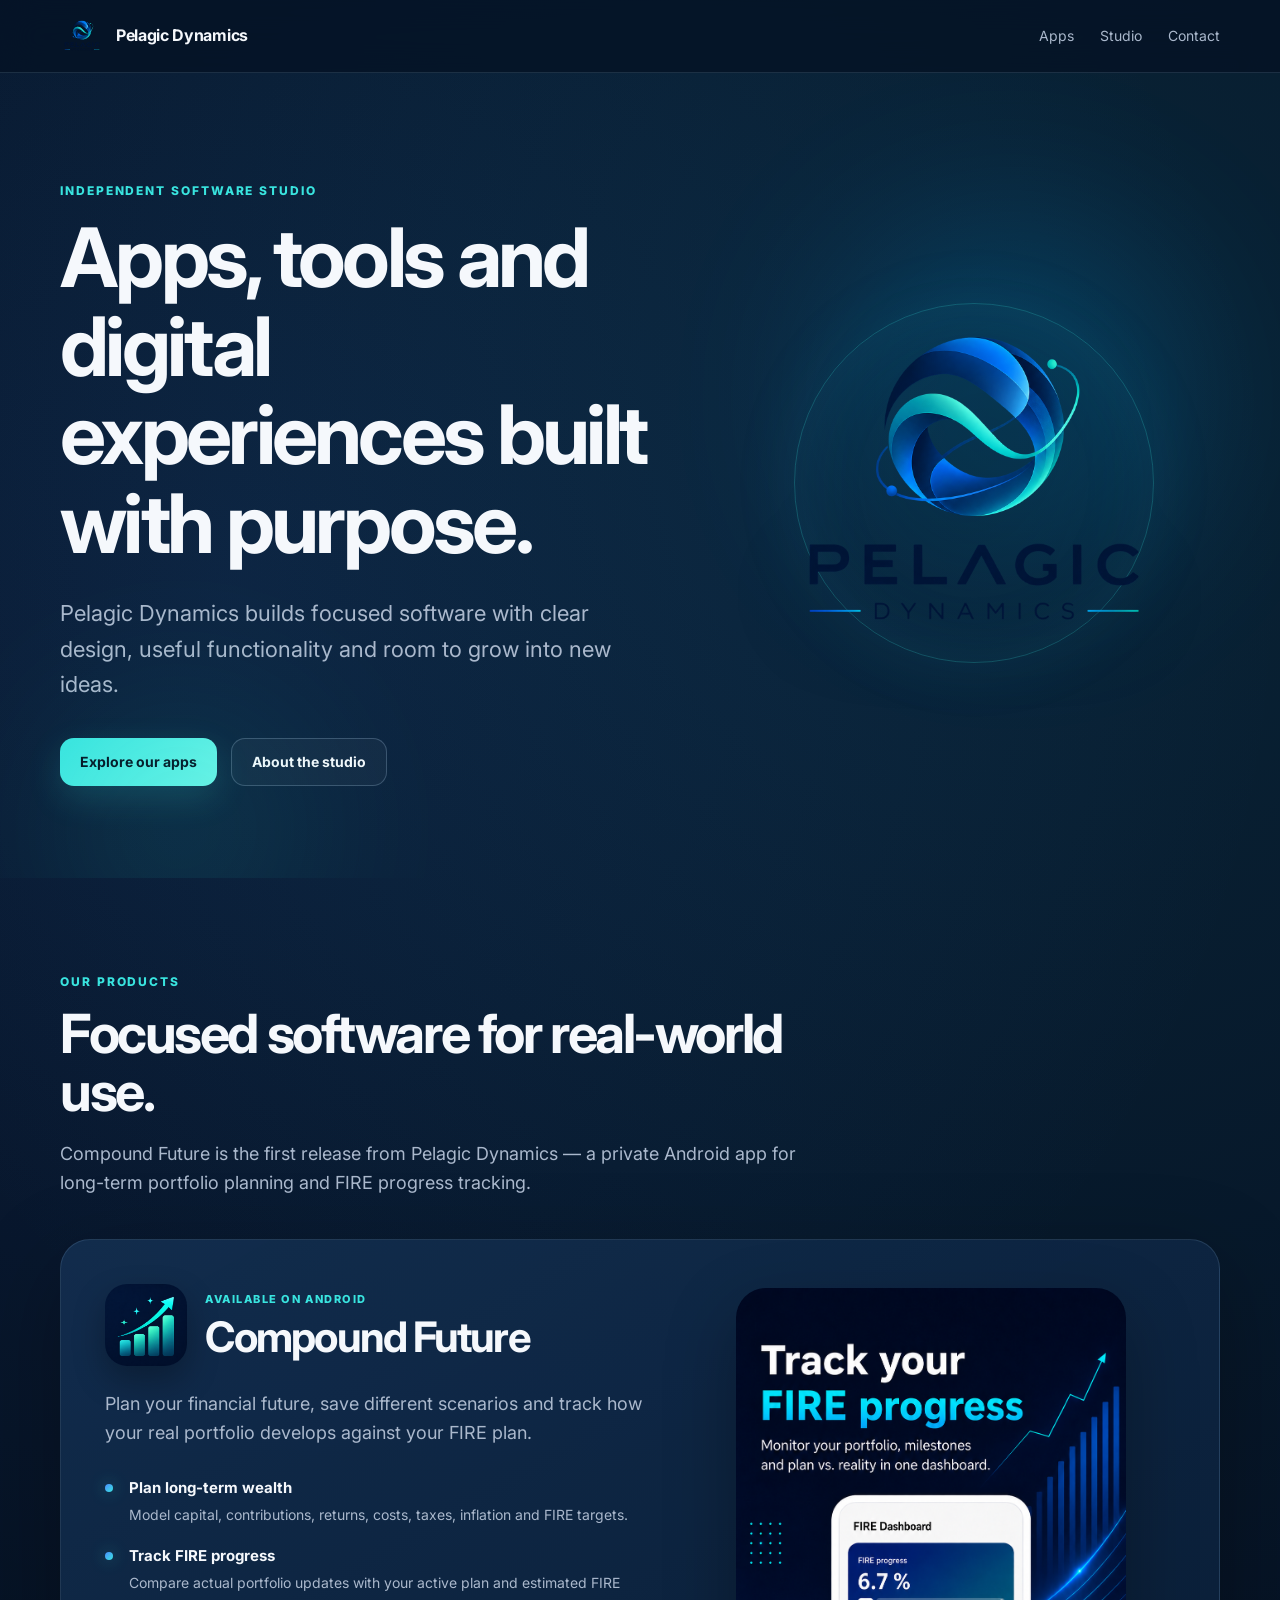
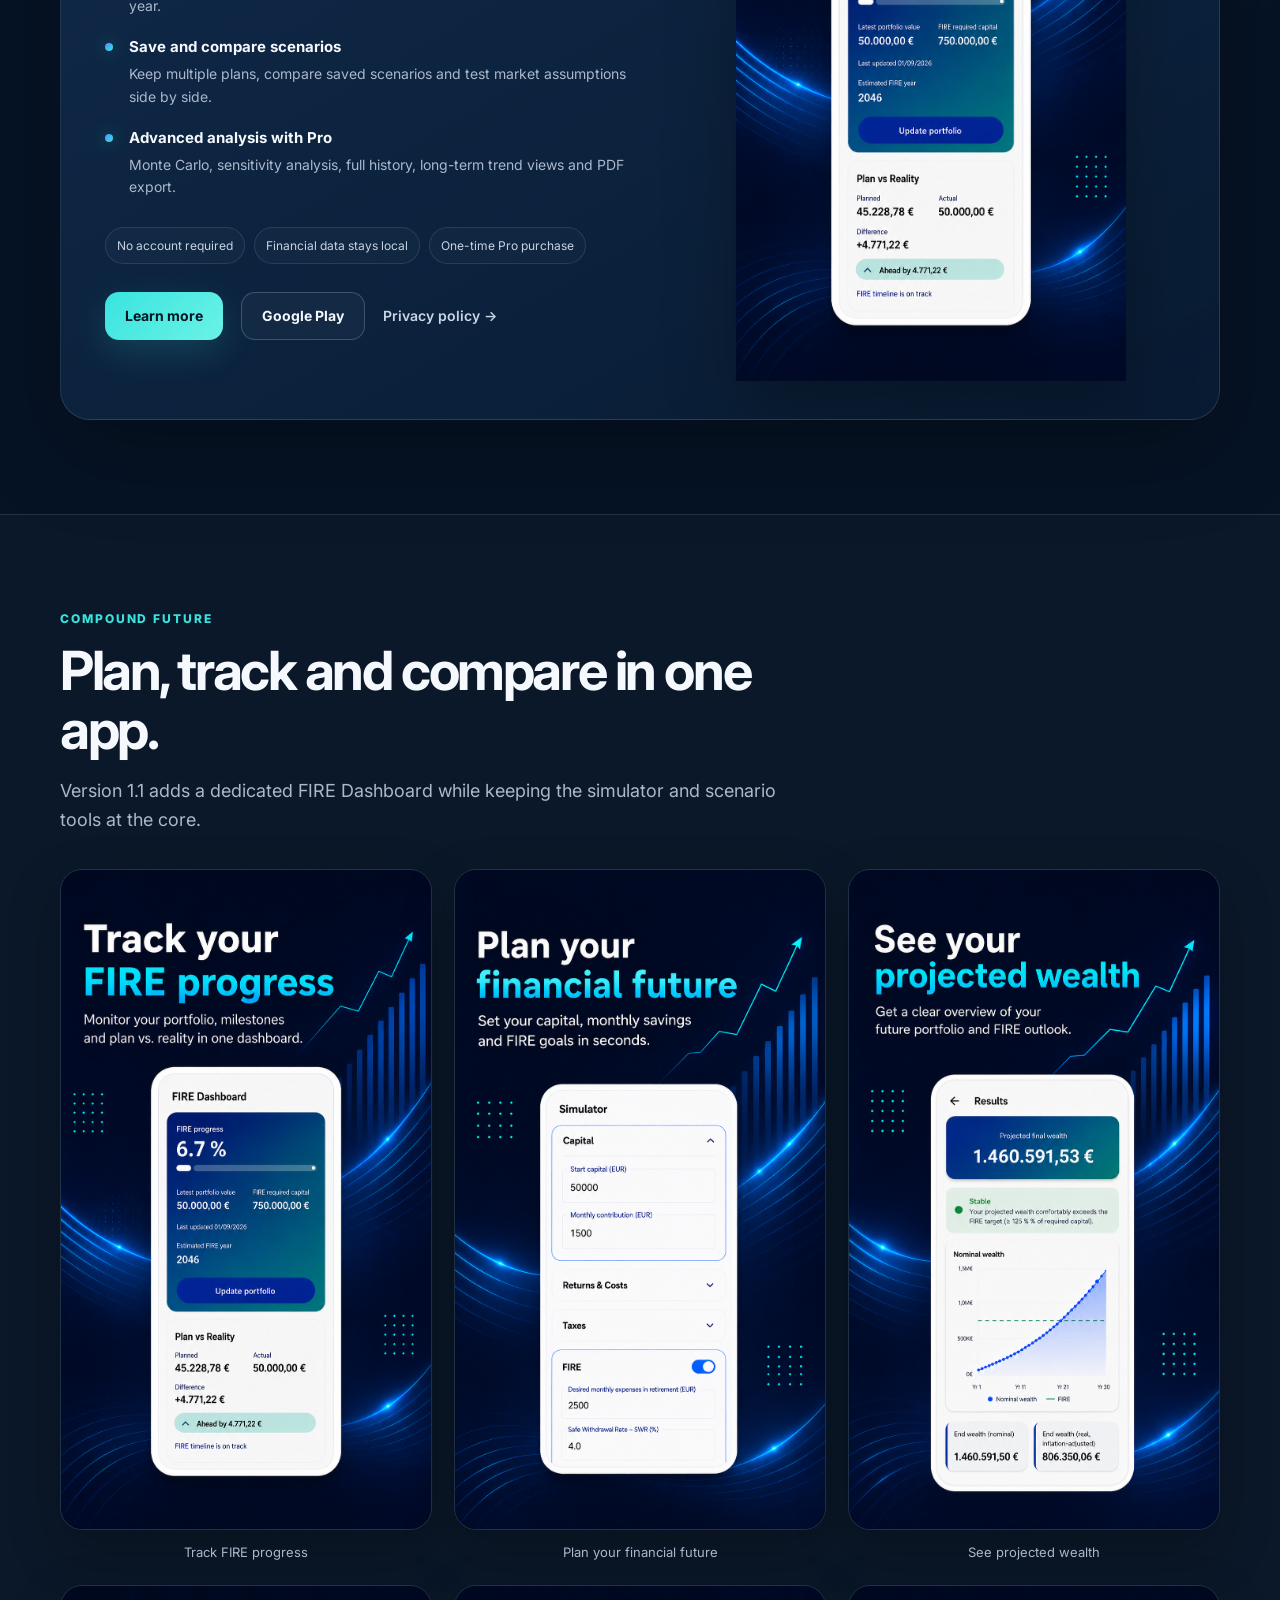
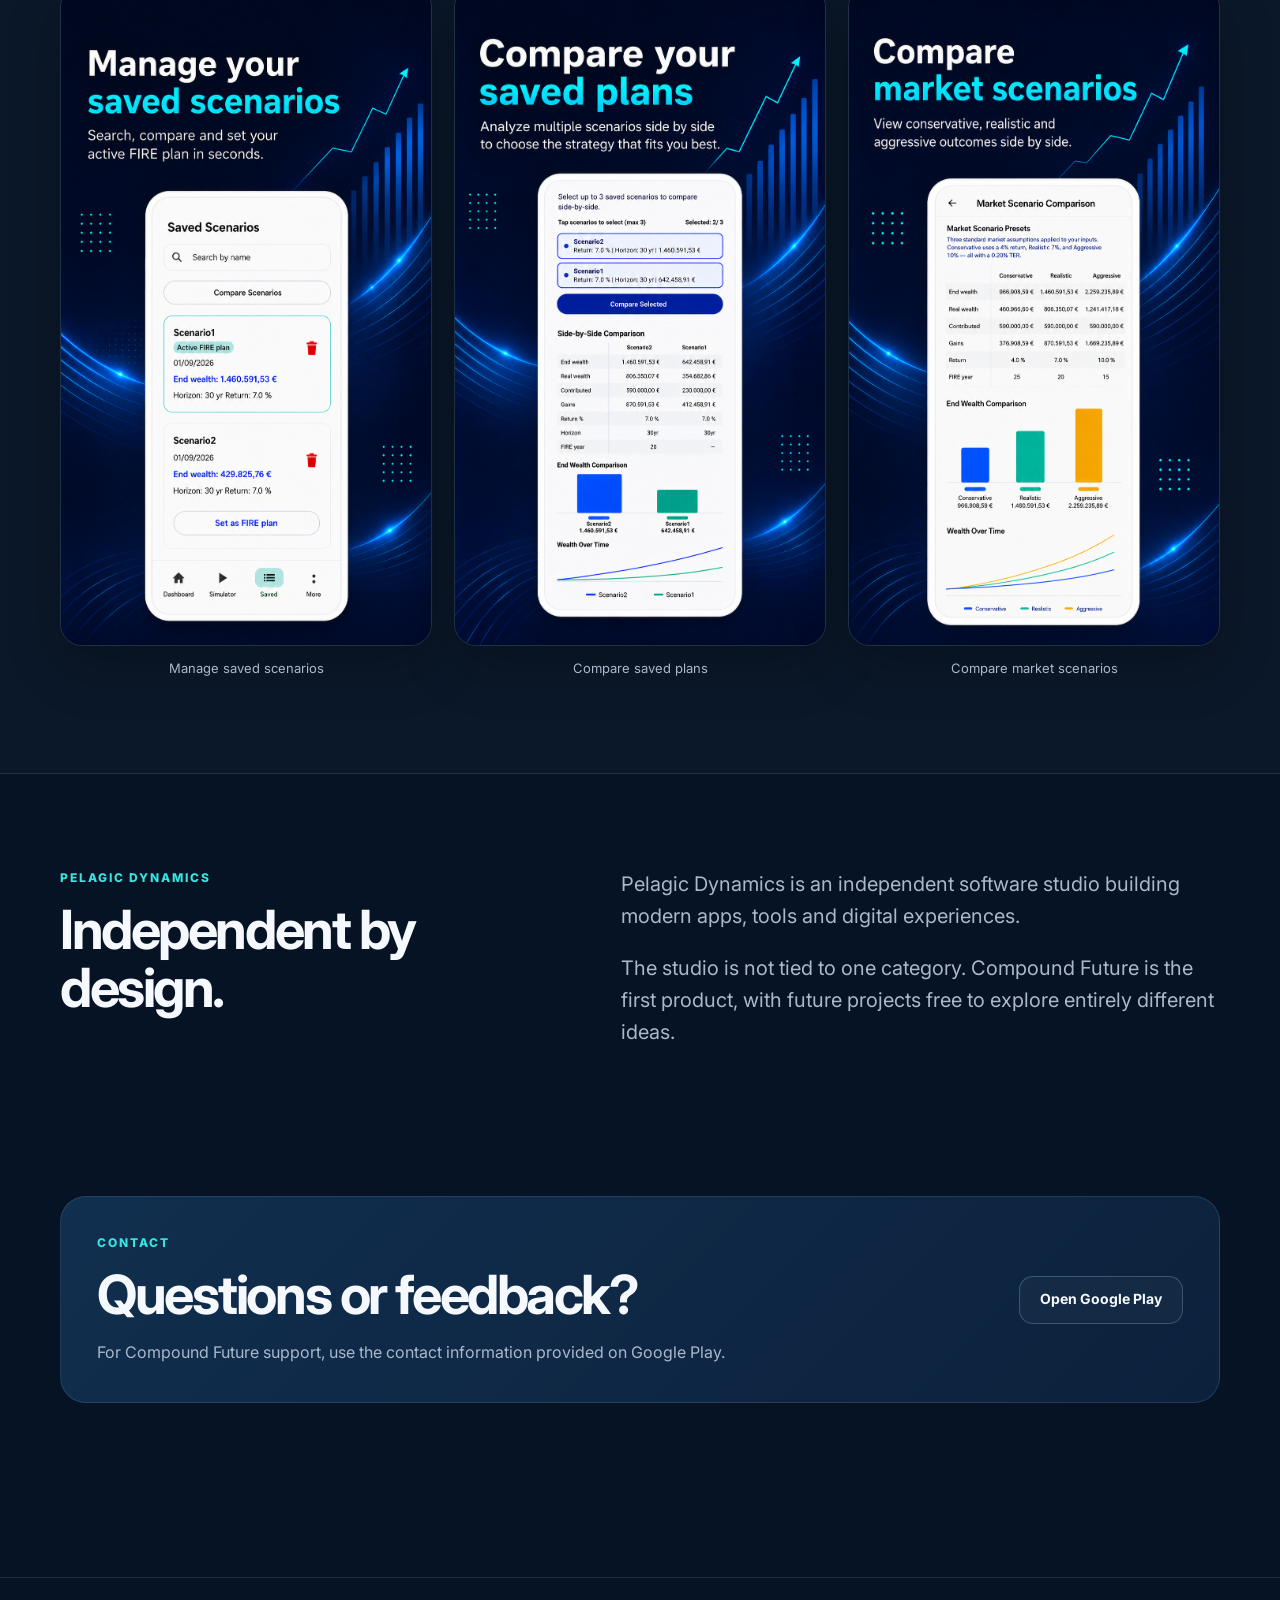
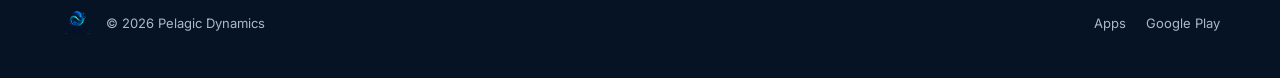
<file: index.html>
<!doctype html>
<html lang="en">
<head>
  <meta charset="utf-8">
  <meta name="viewport" content="width=device-width, initial-scale=1">
  <meta name="description" content="Pelagic Dynamics is an independent software studio building focused apps, tools and digital experiences.">
  <meta name="theme-color" content="#07182f">
  <title>Pelagic Dynamics</title>
  <link rel="icon" type="image/png" href="assets/images/pelagic-logo.png">
  <link rel="preconnect" href="https://fonts.googleapis.com">
  <link rel="preconnect" href="https://fonts.gstatic.com" crossorigin>
  <link href="https://fonts.googleapis.com/css2?family=Inter:wght@400;500;600;700;800&display=swap" rel="stylesheet">
  <link rel="stylesheet" href="assets/styles.css">
</head>
<body>
  <header class="site-header">
    <div class="container nav-wrap">
      <a class="brand" href="#top" aria-label="Pelagic Dynamics home">
        <img src="assets/images/pelagic-logo.png" alt="Pelagic Dynamics logo">
        <span>Pelagic Dynamics</span>
      </a>
      <nav class="nav" aria-label="Primary navigation">
        <a href="#products">Apps</a>
        <a href="#studio">Studio</a>
        <a href="#contact">Contact</a>
      </nav>
    </div>
  </header>

  <main id="top">
    <section class="hero">
      <div class="hero-glow hero-glow-one"></div>
      <div class="hero-glow hero-glow-two"></div>
      <div class="container hero-grid">
        <div class="hero-copy">
          <p class="eyebrow">INDEPENDENT SOFTWARE STUDIO</p>
          <h1>Apps, tools and digital experiences built with purpose.</h1>
          <p class="hero-lead">Pelagic Dynamics builds focused software with clear design, useful functionality and room to grow into new ideas.</p>
          <div class="hero-actions">
            <a class="button button-primary" href="#products">Explore our apps</a>
            <a class="button button-secondary" href="#studio">About the studio</a>
          </div>
        </div>

        <div class="hero-mark" aria-hidden="true">
          <div class="hero-mark-ring"></div>
          <img src="assets/images/pelagic-logo.png" alt="">
        </div>
      </div>
    </section>

    <section class="section products" id="products">
      <div class="container">
        <div class="section-heading">
          <p class="eyebrow">OUR PRODUCTS</p>
          <h2>Focused software for real-world use.</h2>
          <p>Compound Future is the first release from Pelagic Dynamics — a private Android app for long-term portfolio planning and FIRE progress tracking.</p>
        </div>

        <article class="product-card">
          <div class="product-copy">
            <div class="product-title-row">
              <img class="app-icon" src="assets/images/compound-future-icon.png" alt="Compound Future app icon">
              <div>
                <p class="product-kicker">AVAILABLE ON ANDROID</p>
                <h3>Compound Future</h3>
              </div>
            </div>

            <p class="product-intro">Plan your financial future, save different scenarios and track how your real portfolio develops against your FIRE plan.</p>

            <div class="feature-grid">
              <div class="feature-item">
                <span class="feature-dot"></span>
                <div><strong>Plan long-term wealth</strong><p>Model capital, contributions, returns, costs, taxes, inflation and FIRE targets.</p></div>
              </div>
              <div class="feature-item">
                <span class="feature-dot"></span>
                <div><strong>Track FIRE progress</strong><p>Compare actual portfolio updates with your active plan and estimated FIRE year.</p></div>
              </div>
              <div class="feature-item">
                <span class="feature-dot"></span>
                <div><strong>Save and compare scenarios</strong><p>Keep multiple plans, compare saved scenarios and test market assumptions side by side.</p></div>
              </div>
              <div class="feature-item">
                <span class="feature-dot"></span>
                <div><strong>Advanced analysis with Pro</strong><p>Monte Carlo, sensitivity analysis, full history, long-term trend views and PDF export.</p></div>
              </div>
            </div>

            <div class="trust-row">
              <span>No account required</span>
              <span>Financial data stays local</span>
              <span>One-time Pro purchase</span>
            </div>

            <div class="product-actions">
              <a class="button button-primary" href="compound-future/">Learn more</a>
              <a class="button button-secondary" href="https://play.google.com/store/apps/details?id=com.pelagicdynamics.compoundfuture" target="_blank" rel="noopener noreferrer">Google Play</a>
              <a class="text-link" href="compound-future/privacy/index.html">Privacy policy →</a>
            </div>
          </div>

          <div class="product-visual">
            <img src="assets/images/cf-dashboard.png" alt="Compound Future FIRE Dashboard">
          </div>
        </article>
      </div>
    </section>

    <section class="section showcase">
      <div class="container">
        <div class="section-heading compact">
          <p class="eyebrow">COMPOUND FUTURE</p>
          <h2>Plan, track and compare in one app.</h2>
          <p>Version 1.1 adds a dedicated FIRE Dashboard while keeping the simulator and scenario tools at the core.</p>
        </div>

        <div class="screenshots screenshots-six">
          <figure><img src="assets/images/cf-dashboard.png" alt="Compound Future FIRE Dashboard"><figcaption>Track FIRE progress</figcaption></figure>
          <figure><img src="assets/images/cf-plan.png" alt="Compound Future simulator"><figcaption>Plan your financial future</figcaption></figure>
          <figure><img src="assets/images/cf-results.png" alt="Compound Future results"><figcaption>See projected wealth</figcaption></figure>
          <figure><img src="assets/images/cf-saved.png" alt="Compound Future saved scenarios"><figcaption>Manage saved scenarios</figcaption></figure>
          <figure><img src="assets/images/cf-compare-saved.png" alt="Compound Future saved scenario comparison"><figcaption>Compare saved plans</figcaption></figure>
          <figure><img src="assets/images/cf-market.png" alt="Compound Future market scenario comparison"><figcaption>Compare market scenarios</figcaption></figure>
        </div>
      </div>
    </section>

    <section class="section studio" id="studio">
      <div class="container studio-grid">
        <div>
          <p class="eyebrow">PELAGIC DYNAMICS</p>
          <h2>Independent by design.</h2>
        </div>
        <div class="studio-copy">
          <p>Pelagic Dynamics is an independent software studio building modern apps, tools and digital experiences.</p>
          <p>The studio is not tied to one category. Compound Future is the first product, with future projects free to explore entirely different ideas.</p>
        </div>
      </div>
    </section>

    <section class="section contact" id="contact">
      <div class="container contact-card">
        <div>
          <p class="eyebrow">CONTACT</p>
          <h2>Questions or feedback?</h2>
          <p>For Compound Future support, use the contact information provided on Google Play.</p>
        </div>
        <a class="button button-secondary" href="https://play.google.com/store/apps/details?id=com.pelagicdynamics.compoundfuture" target="_blank" rel="noopener noreferrer">Open Google Play</a>
      </div>
    </section>
  </main>

  <footer class="footer">
    <div class="container footer-wrap">
      <div class="footer-brand">
        <img src="assets/images/pelagic-logo.png" alt="Pelagic Dynamics">
        <span>© 2026 Pelagic Dynamics</span>
      </div>
      <div class="footer-links">
        <a href="#products">Apps</a>
        <a href="https://play.google.com/store/apps/details?id=com.pelagicdynamics.compoundfuture" target="_blank" rel="noopener noreferrer">Google Play</a>
      </div>
    </div>
  </footer>
</body>
</html>
</file>
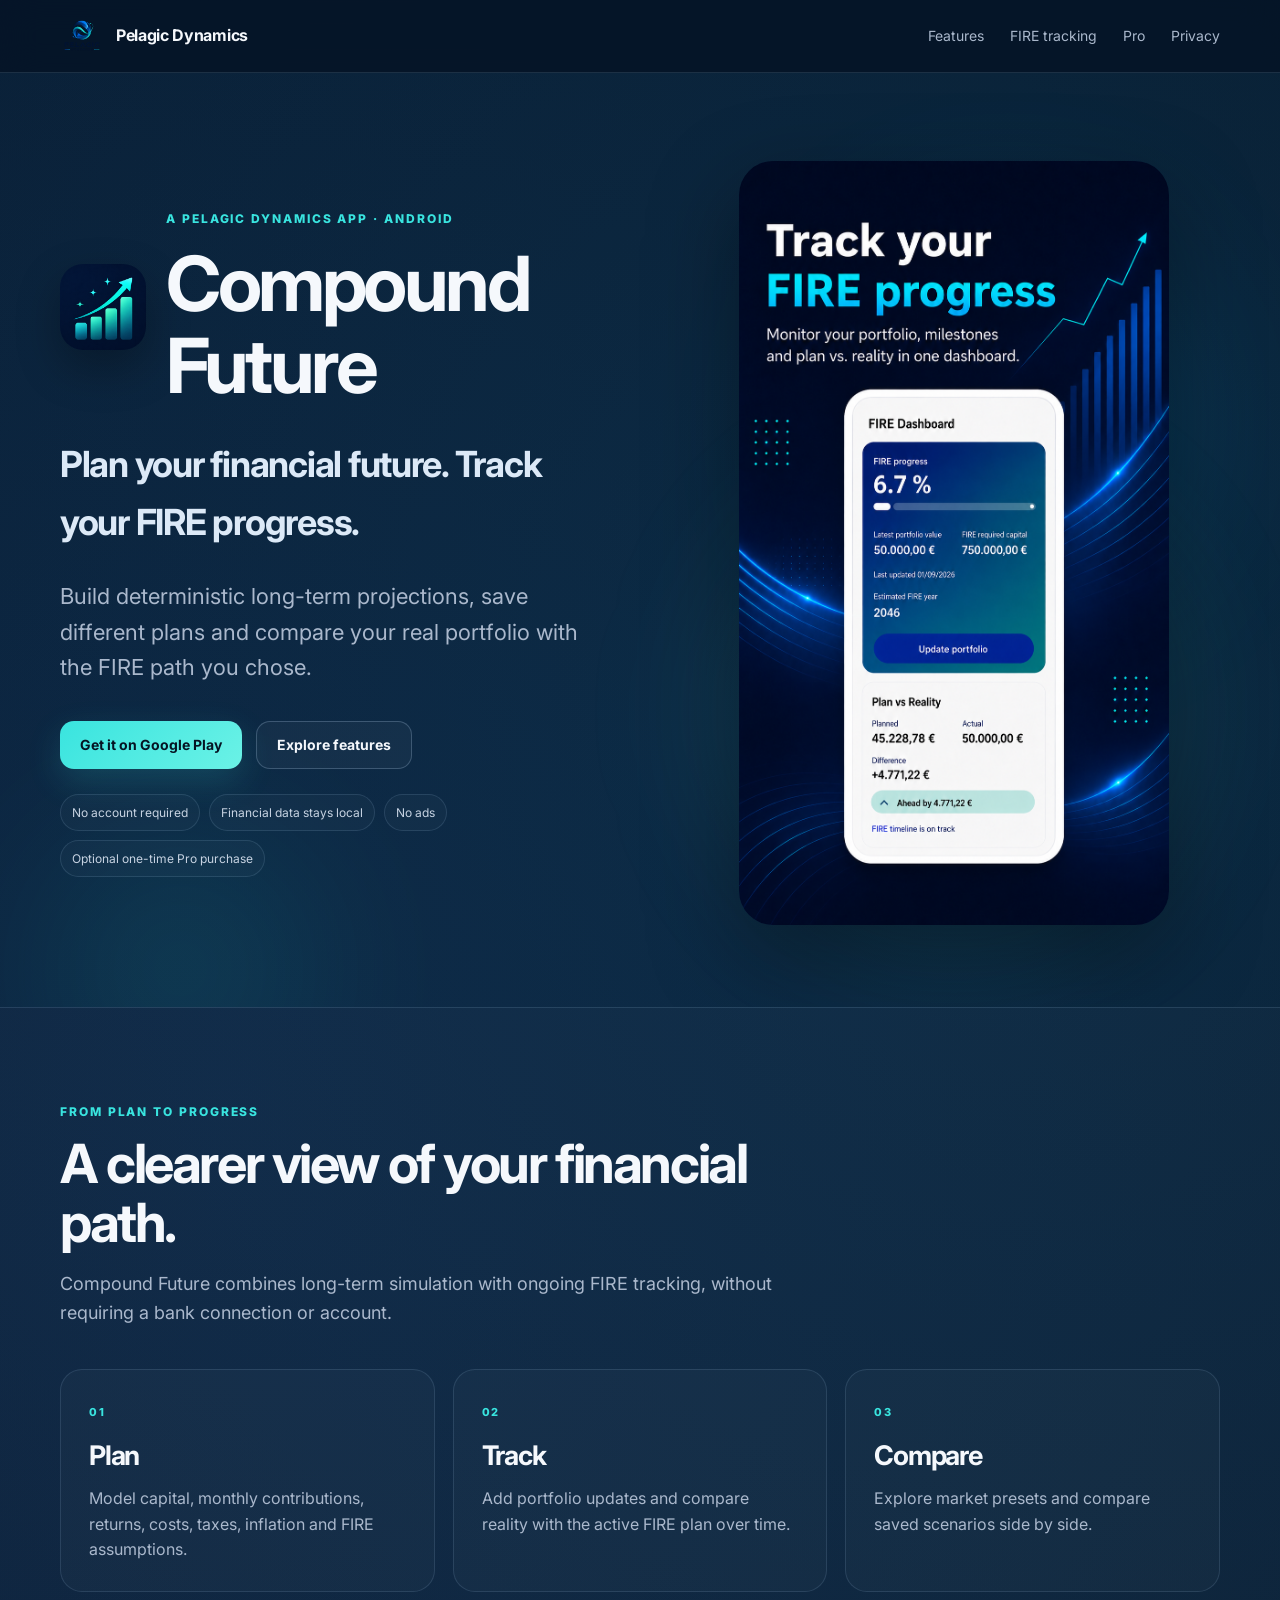
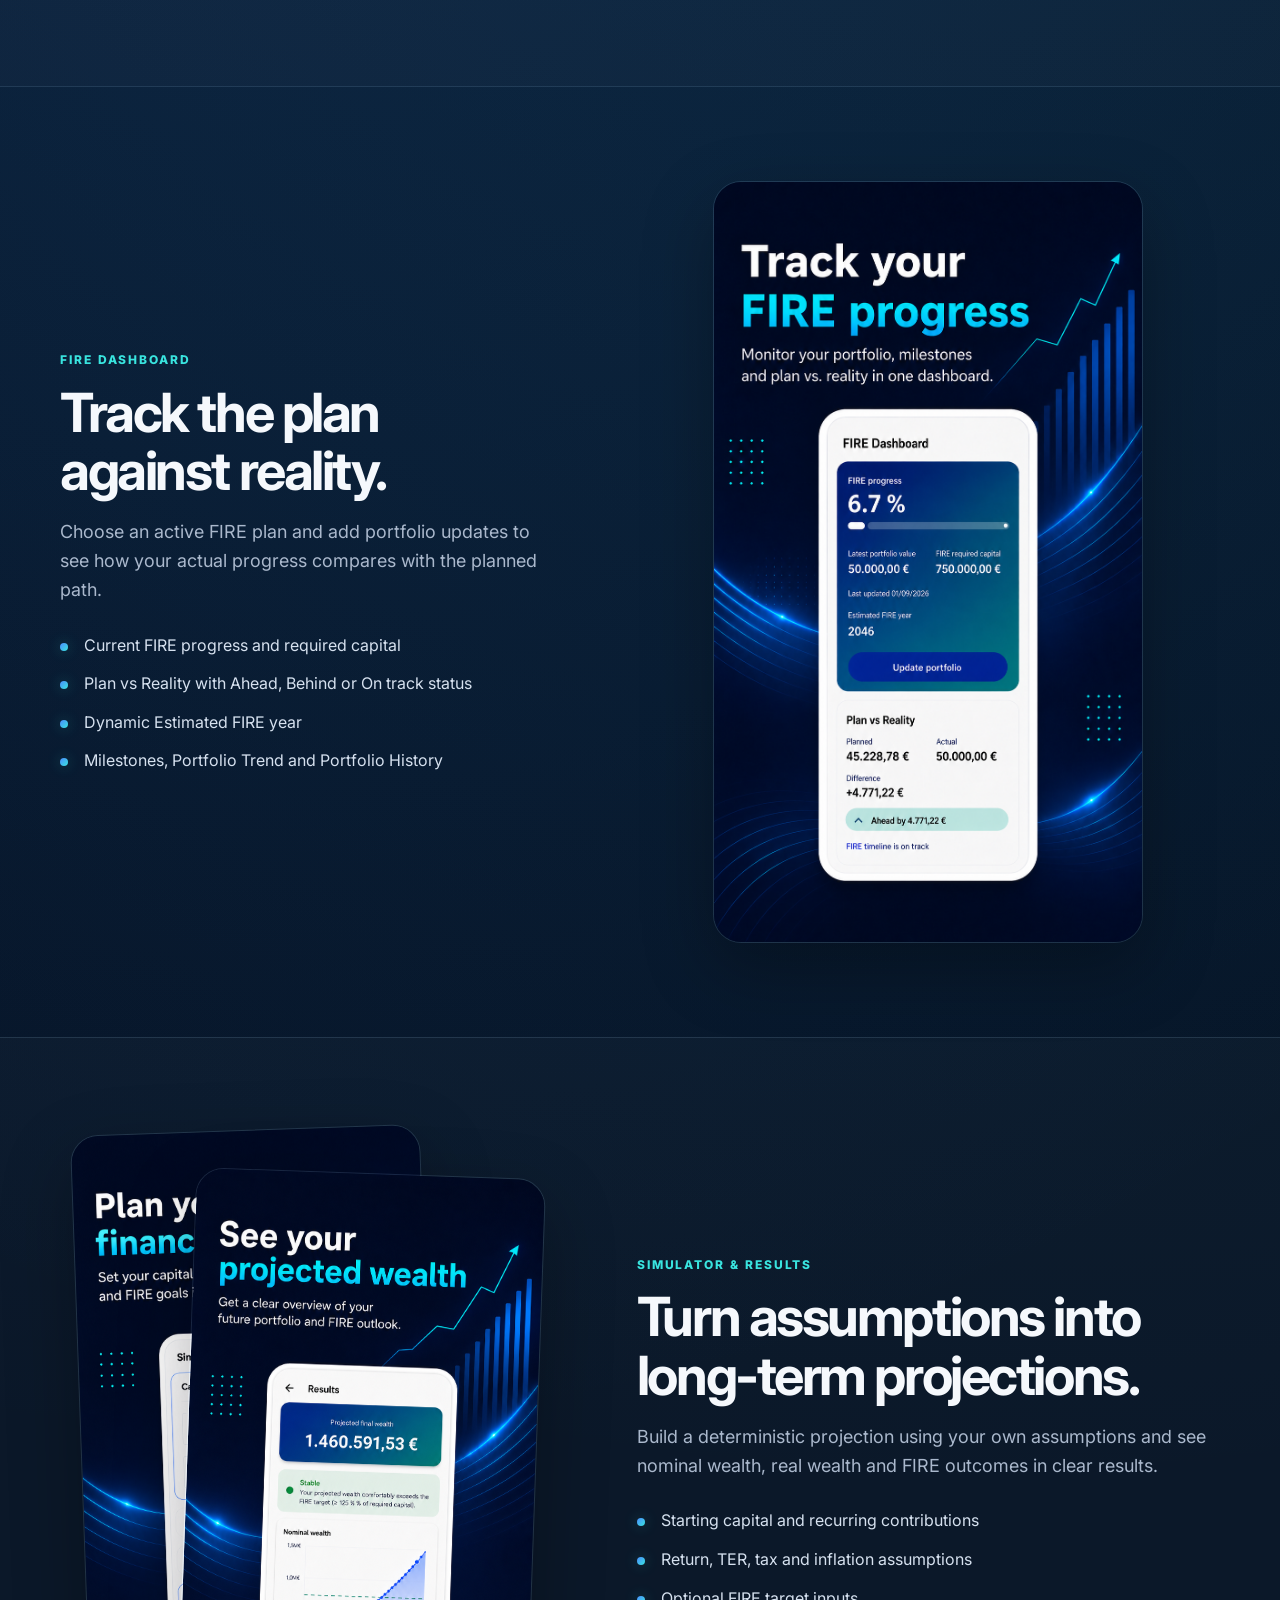
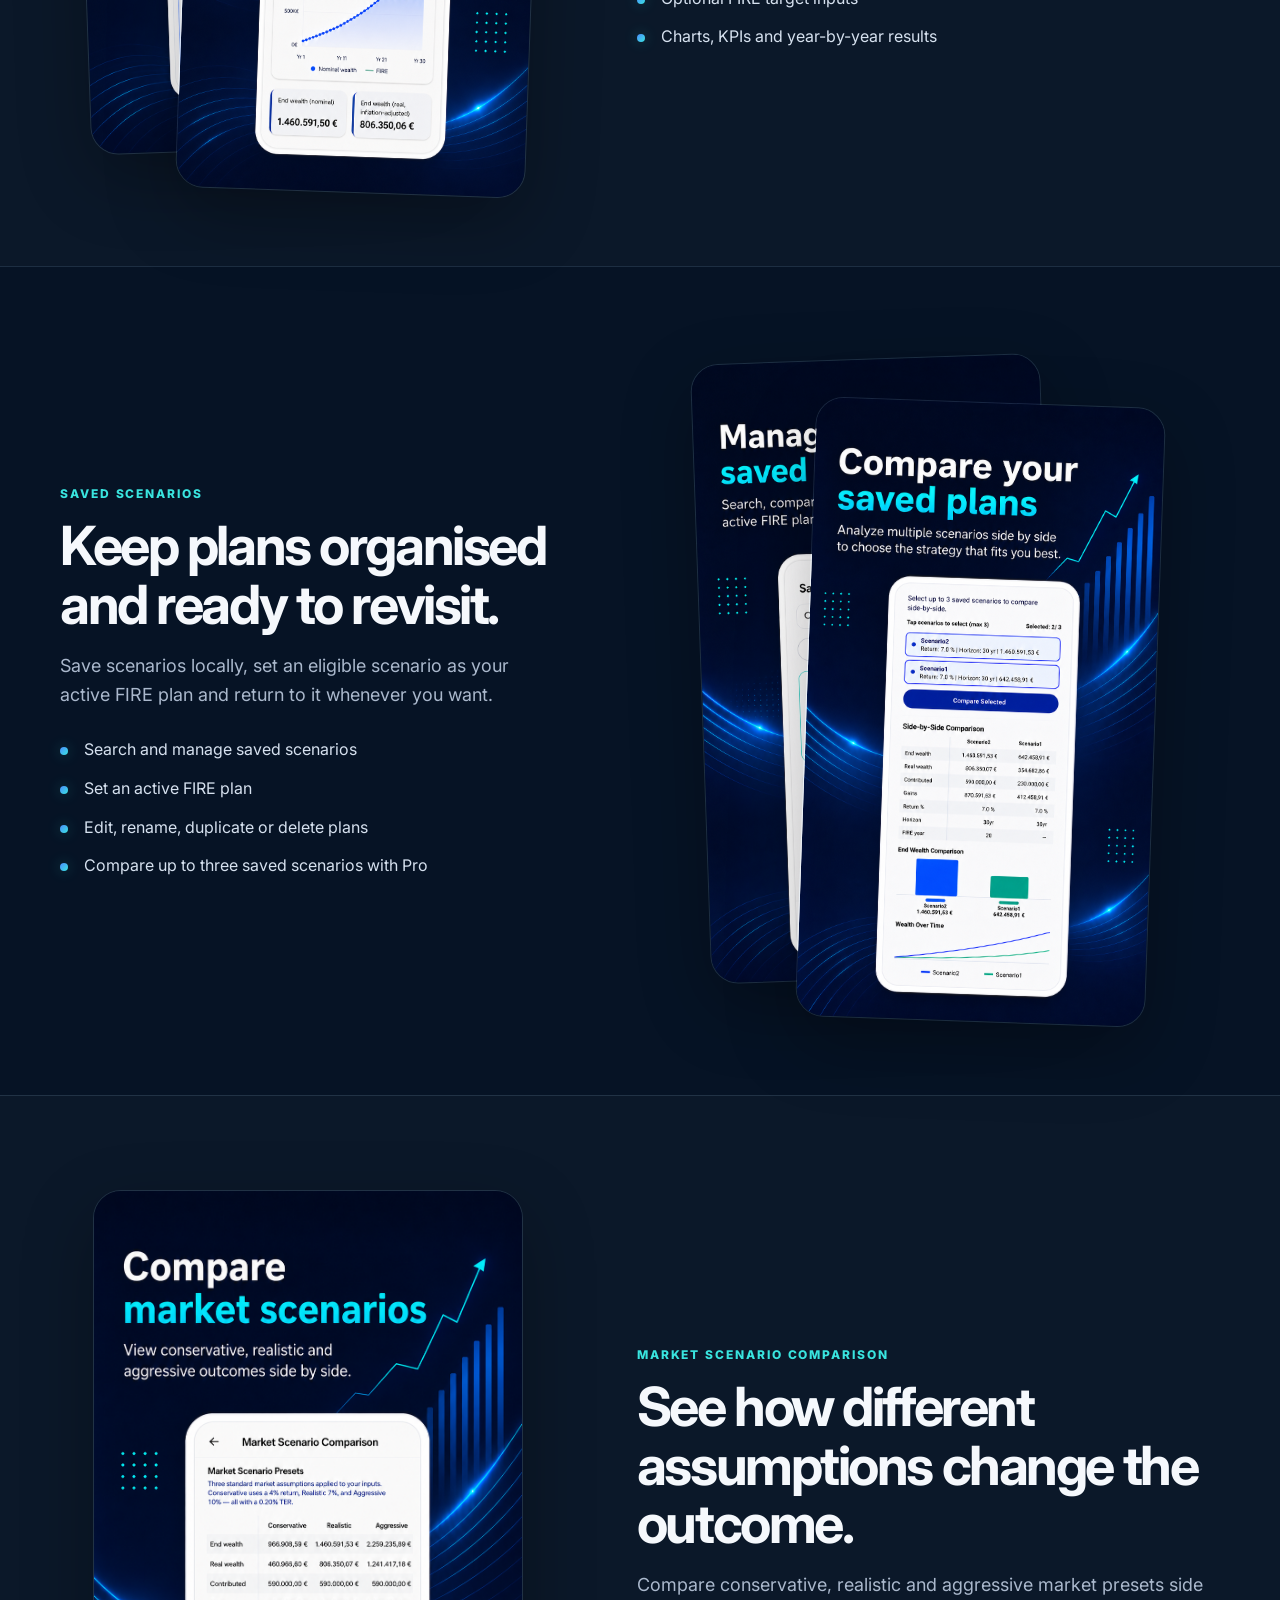
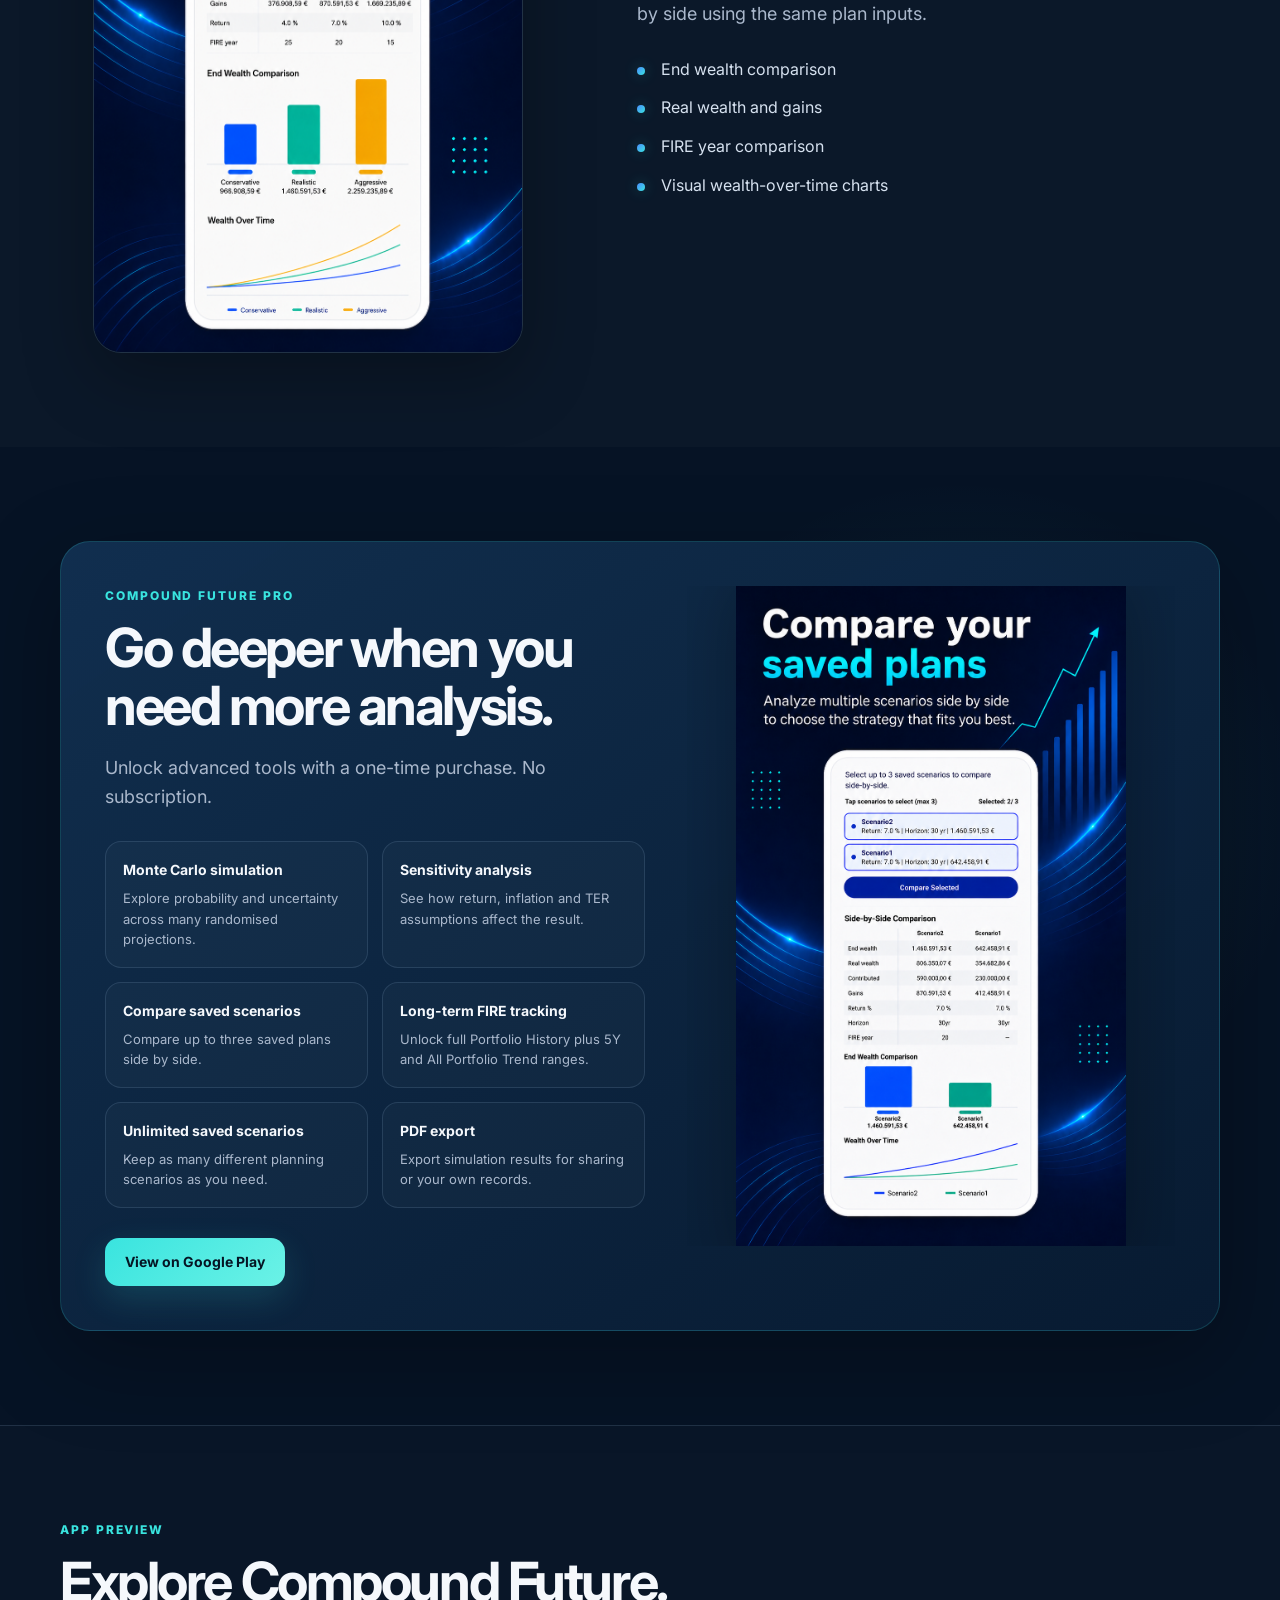
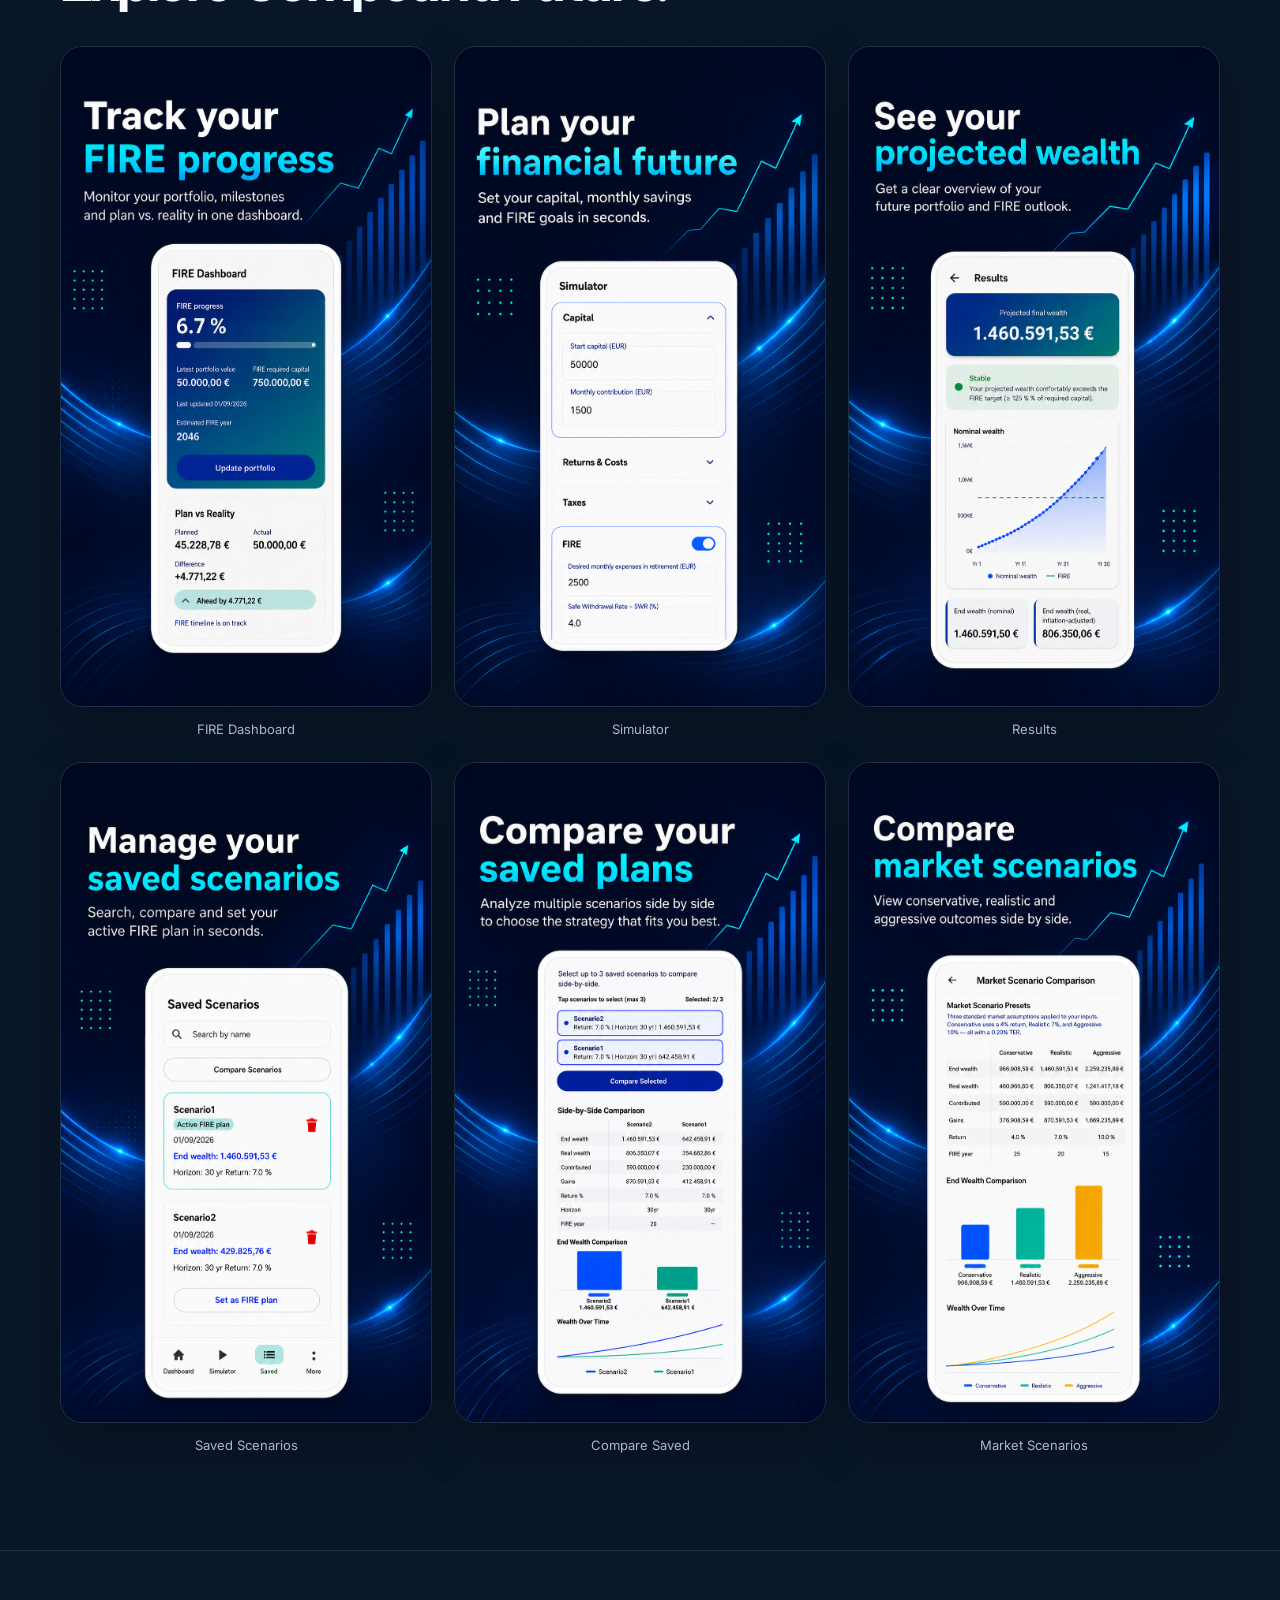
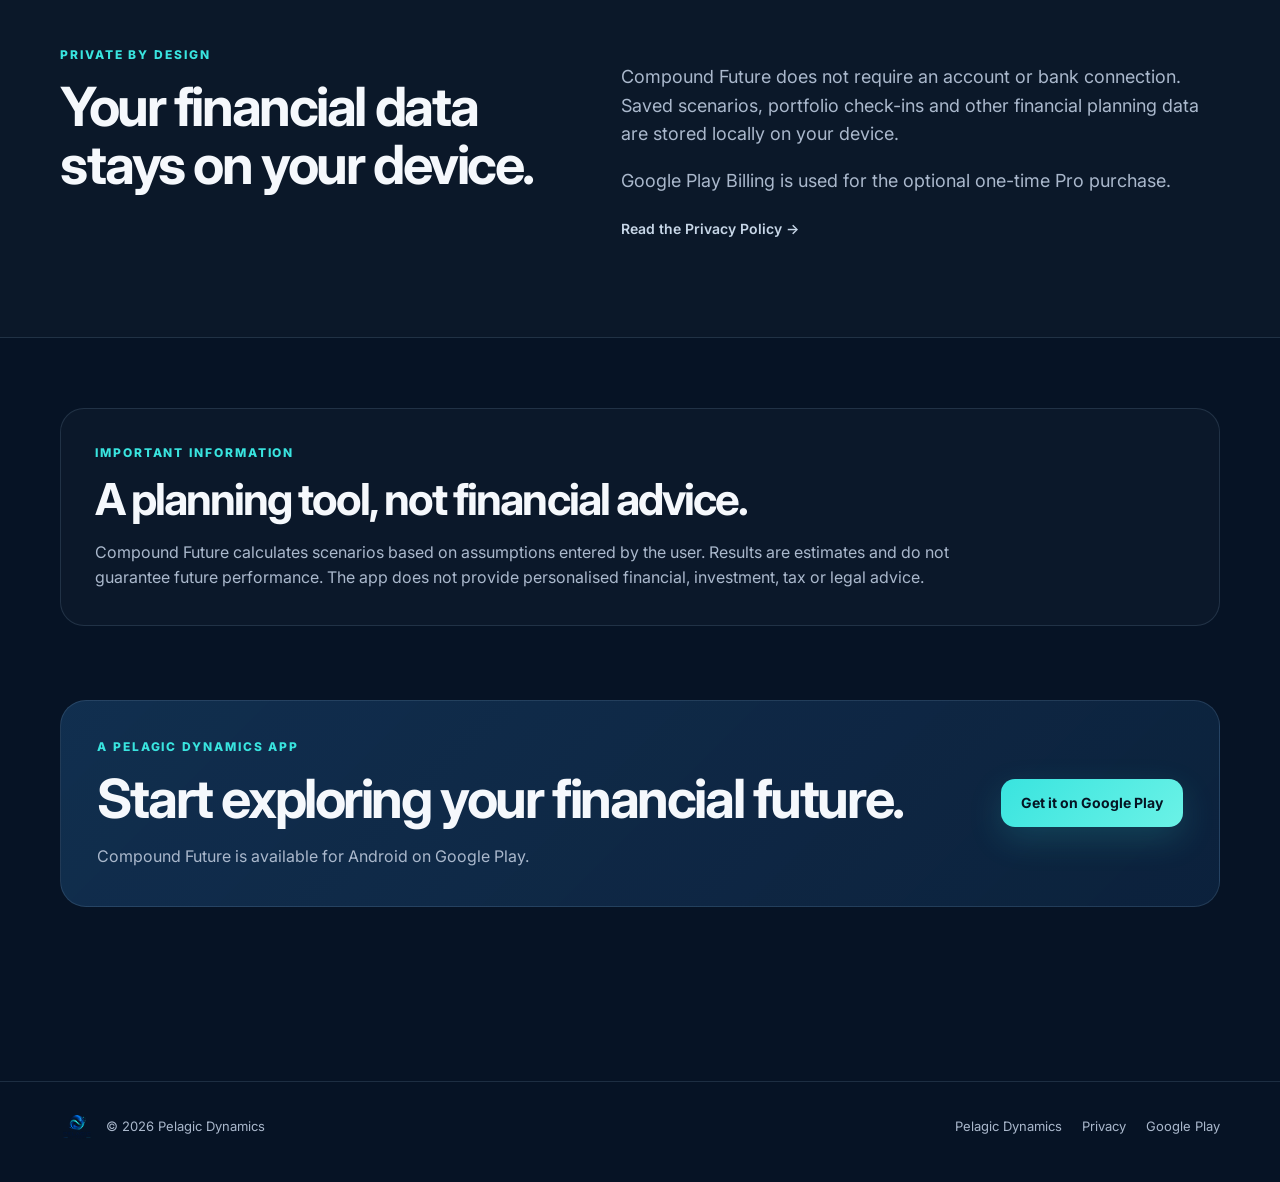
<file: compound-future/index.html>
<!doctype html>
<html lang="en">
<head>
  <meta charset="utf-8">
  <meta name="viewport" content="width=device-width, initial-scale=1">
  <meta name="description" content="Compound Future is a private Android FIRE planning app with deterministic projections, portfolio progress tracking and scenario analysis.">
  <meta name="theme-color" content="#07182f">
  <title>Compound Future — Pelagic Dynamics</title>
  <link rel="icon" type="image/png" href="../assets/images/compound-future-icon.png">
  <link rel="preconnect" href="https://fonts.googleapis.com">
  <link rel="preconnect" href="https://fonts.gstatic.com" crossorigin>
  <link href="https://fonts.googleapis.com/css2?family=Inter:wght@400;500;600;700;800&display=swap" rel="stylesheet">
  <link rel="stylesheet" href="../assets/styles.css">
</head>
<body>
  <header class="site-header">
    <div class="container nav-wrap">
      <a class="brand" href="../" aria-label="Pelagic Dynamics home">
        <img src="../assets/images/pelagic-logo.png" alt="Pelagic Dynamics logo">
        <span>Pelagic Dynamics</span>
      </a>
      <nav class="nav" aria-label="Primary navigation">
        <a href="#features">Features</a>
        <a href="#tracking">FIRE tracking</a>
        <a href="#pro">Pro</a>
        <a href="privacy/">Privacy</a>
      </nav>
    </div>
  </header>

  <main>
    <section class="cf-hero">
      <div class="hero-glow hero-glow-one"></div>
      <div class="hero-glow hero-glow-two"></div>
      <div class="container cf-hero-grid">
        <div class="cf-hero-copy">
          <div class="cf-app-heading">
            <img src="../assets/images/compound-future-icon.png" alt="Compound Future app icon">
            <div>
              <p class="eyebrow">A PELAGIC DYNAMICS APP · ANDROID</p>
              <h1>Compound Future</h1>
            </div>
          </div>

          <p class="cf-tagline">Plan your financial future. Track your FIRE progress.</p>
          <p class="hero-lead">Build deterministic long-term projections, save different plans and compare your real portfolio with the FIRE path you chose.</p>

          <div class="hero-actions">
            <a class="button button-primary" href="https://play.google.com/store/apps/details?id=com.pelagicdynamics.compoundfuture" target="_blank" rel="noopener noreferrer">Get it on Google Play</a>
            <a class="button button-secondary" href="#features">Explore features</a>
          </div>

          <div class="trust-row cf-trust-row">
            <span>No account required</span>
            <span>Financial data stays local</span>
            <span>No ads</span>
            <span>Optional one-time Pro purchase</span>
          </div>
        </div>

        <div class="cf-hero-visual">
          <div class="cf-phone-glow"></div>
          <img src="../assets/images/cf-dashboard.png" alt="Compound Future FIRE Dashboard">
        </div>
      </div>
    </section>

    <section class="section cf-overview" id="features">
      <div class="container">
        <div class="section-heading">
          <p class="eyebrow">FROM PLAN TO PROGRESS</p>
          <h2>A clearer view of your financial path.</h2>
          <p>Compound Future combines long-term simulation with ongoing FIRE tracking, without requiring a bank connection or account.</p>
        </div>

        <div class="cf-value-grid">
          <article class="cf-value-card">
            <span class="cf-number">01</span>
            <h3>Plan</h3>
            <p>Model capital, monthly contributions, returns, costs, taxes, inflation and FIRE assumptions.</p>
          </article>
          <article class="cf-value-card">
            <span class="cf-number">02</span>
            <h3>Track</h3>
            <p>Add portfolio updates and compare reality with the active FIRE plan over time.</p>
          </article>
          <article class="cf-value-card">
            <span class="cf-number">03</span>
            <h3>Compare</h3>
            <p>Explore market presets and compare saved scenarios side by side.</p>
          </article>
        </div>
      </div>
    </section>

    <section class="section cf-feature-section" id="tracking">
      <div class="container cf-feature-row">
        <div class="cf-feature-copy">
          <p class="eyebrow">FIRE DASHBOARD</p>
          <h2>Track the plan against reality.</h2>
          <p>Choose an active FIRE plan and add portfolio updates to see how your actual progress compares with the planned path.</p>
          <ul class="cf-list">
            <li>Current FIRE progress and required capital</li>
            <li>Plan vs Reality with Ahead, Behind or On track status</li>
            <li>Dynamic Estimated FIRE year</li>
            <li>Milestones, Portfolio Trend and Portfolio History</li>
          </ul>
        </div>
        <div class="cf-feature-image">
          <img src="../assets/images/cf-dashboard.png" alt="Compound Future FIRE Dashboard showing plan versus reality">
        </div>
      </div>
    </section>

    <section class="section cf-feature-section cf-feature-alt">
      <div class="container cf-feature-row cf-feature-row-reverse">
        <div class="cf-feature-copy">
          <p class="eyebrow">SIMULATOR & RESULTS</p>
          <h2>Turn assumptions into long-term projections.</h2>
          <p>Build a deterministic projection using your own assumptions and see nominal wealth, real wealth and FIRE outcomes in clear results.</p>
          <ul class="cf-list">
            <li>Starting capital and recurring contributions</li>
            <li>Return, TER, tax and inflation assumptions</li>
            <li>Optional FIRE target inputs</li>
            <li>Charts, KPIs and year-by-year results</li>
          </ul>
        </div>
        <div class="cf-feature-image cf-feature-stack">
          <img src="../assets/images/cf-plan.png" alt="Compound Future Simulator">
          <img src="../assets/images/cf-results.png" alt="Compound Future projected wealth results">
        </div>
      </div>
    </section>

    <section class="section cf-feature-section">
      <div class="container cf-feature-row">
        <div class="cf-feature-copy">
          <p class="eyebrow">SAVED SCENARIOS</p>
          <h2>Keep plans organised and ready to revisit.</h2>
          <p>Save scenarios locally, set an eligible scenario as your active FIRE plan and return to it whenever you want.</p>
          <ul class="cf-list">
            <li>Search and manage saved scenarios</li>
            <li>Set an active FIRE plan</li>
            <li>Edit, rename, duplicate or delete plans</li>
            <li>Compare up to three saved scenarios with Pro</li>
          </ul>
        </div>
        <div class="cf-feature-image cf-feature-stack">
          <img src="../assets/images/cf-saved.png" alt="Compound Future saved scenarios">
          <img src="../assets/images/cf-compare-saved.png" alt="Compound Future saved scenario comparison">
        </div>
      </div>
    </section>

    <section class="section cf-feature-section cf-feature-alt">
      <div class="container cf-feature-row cf-feature-row-reverse">
        <div class="cf-feature-copy">
          <p class="eyebrow">MARKET SCENARIO COMPARISON</p>
          <h2>See how different assumptions change the outcome.</h2>
          <p>Compare conservative, realistic and aggressive market presets side by side using the same plan inputs.</p>
          <ul class="cf-list">
            <li>End wealth comparison</li>
            <li>Real wealth and gains</li>
            <li>FIRE year comparison</li>
            <li>Visual wealth-over-time charts</li>
          </ul>
        </div>
        <div class="cf-feature-image">
          <img src="../assets/images/cf-market.png" alt="Compound Future market scenario comparison">
        </div>
      </div>
    </section>

    <section class="section cf-pro" id="pro">
      <div class="container">
        <div class="cf-pro-card">
          <div class="cf-pro-copy">
            <p class="eyebrow">COMPOUND FUTURE PRO</p>
            <h2>Go deeper when you need more analysis.</h2>
            <p>Unlock advanced tools with a one-time purchase. No subscription.</p>

            <div class="cf-pro-features">
              <div><strong>Monte Carlo simulation</strong><span>Explore probability and uncertainty across many randomised projections.</span></div>
              <div><strong>Sensitivity analysis</strong><span>See how return, inflation and TER assumptions affect the result.</span></div>
              <div><strong>Compare saved scenarios</strong><span>Compare up to three saved plans side by side.</span></div>
              <div><strong>Long-term FIRE tracking</strong><span>Unlock full Portfolio History plus 5Y and All Portfolio Trend ranges.</span></div>
              <div><strong>Unlimited saved scenarios</strong><span>Keep as many different planning scenarios as you need.</span></div>
              <div><strong>PDF export</strong><span>Export simulation results for sharing or your own records.</span></div>
            </div>

            <a class="button button-primary" href="https://play.google.com/store/apps/details?id=com.pelagicdynamics.compoundfuture" target="_blank" rel="noopener noreferrer">View on Google Play</a>
          </div>
          <div class="cf-pro-visual">
            <img src="../assets/images/cf-compare-saved.png" alt="Compound Future saved scenario comparison">
          </div>
        </div>
      </div>
    </section>

    <section class="section cf-gallery-section">
      <div class="container">
        <div class="section-heading compact">
          <p class="eyebrow">APP PREVIEW</p>
          <h2>Explore Compound Future.</h2>
        </div>
        <div class="screenshots screenshots-six">
          <figure><img src="../assets/images/cf-dashboard.png" alt="FIRE Dashboard"><figcaption>FIRE Dashboard</figcaption></figure>
          <figure><img src="../assets/images/cf-plan.png" alt="Simulator"><figcaption>Simulator</figcaption></figure>
          <figure><img src="../assets/images/cf-results.png" alt="Results"><figcaption>Results</figcaption></figure>
          <figure><img src="../assets/images/cf-saved.png" alt="Saved Scenarios"><figcaption>Saved Scenarios</figcaption></figure>
          <figure><img src="../assets/images/cf-compare-saved.png" alt="Compare Saved Scenarios"><figcaption>Compare Saved</figcaption></figure>
          <figure><img src="../assets/images/cf-market.png" alt="Market Scenario Comparison"><figcaption>Market Scenarios</figcaption></figure>
        </div>
      </div>
    </section>

    <section class="section cf-privacy" id="privacy">
      <div class="container cf-privacy-grid">
        <div>
          <p class="eyebrow">PRIVATE BY DESIGN</p>
          <h2>Your financial data stays on your device.</h2>
        </div>
        <div class="cf-privacy-copy">
          <p>Compound Future does not require an account or bank connection. Saved scenarios, portfolio check-ins and other financial planning data are stored locally on your device.</p>
          <p>Google Play Billing is used for the optional one-time Pro purchase.</p>
          <a class="text-link" href="privacy/">Read the Privacy Policy →</a>
        </div>
      </div>
    </section>

    <section class="section cf-disclaimer">
      <div class="container">
        <div class="cf-disclaimer-card">
          <p class="eyebrow">IMPORTANT INFORMATION</p>
          <h2>A planning tool, not financial advice.</h2>
          <p>Compound Future calculates scenarios based on assumptions entered by the user. Results are estimates and do not guarantee future performance. The app does not provide personalised financial, investment, tax or legal advice.</p>
        </div>
      </div>
    </section>

    <section class="section contact cf-final-cta">
      <div class="container contact-card">
        <div>
          <p class="eyebrow">A PELAGIC DYNAMICS APP</p>
          <h2>Start exploring your financial future.</h2>
          <p>Compound Future is available for Android on Google Play.</p>
        </div>
        <a class="button button-primary" href="https://play.google.com/store/apps/details?id=com.pelagicdynamics.compoundfuture" target="_blank" rel="noopener noreferrer">Get it on Google Play</a>
      </div>
    </section>
  </main>

  <footer class="footer">
    <div class="container footer-wrap">
      <div class="footer-brand">
        <img src="../assets/images/pelagic-logo.png" alt="Pelagic Dynamics">
        <span>© 2026 Pelagic Dynamics</span>
      </div>
      <div class="footer-links">
        <a href="../">Pelagic Dynamics</a>
        <a href="privacy/">Privacy</a>
        <a href="https://play.google.com/store/apps/details?id=com.pelagicdynamics.compoundfuture" target="_blank" rel="noopener noreferrer">Google Play</a>
      </div>
    </div>
  </footer>
</body>
</html>
</file>
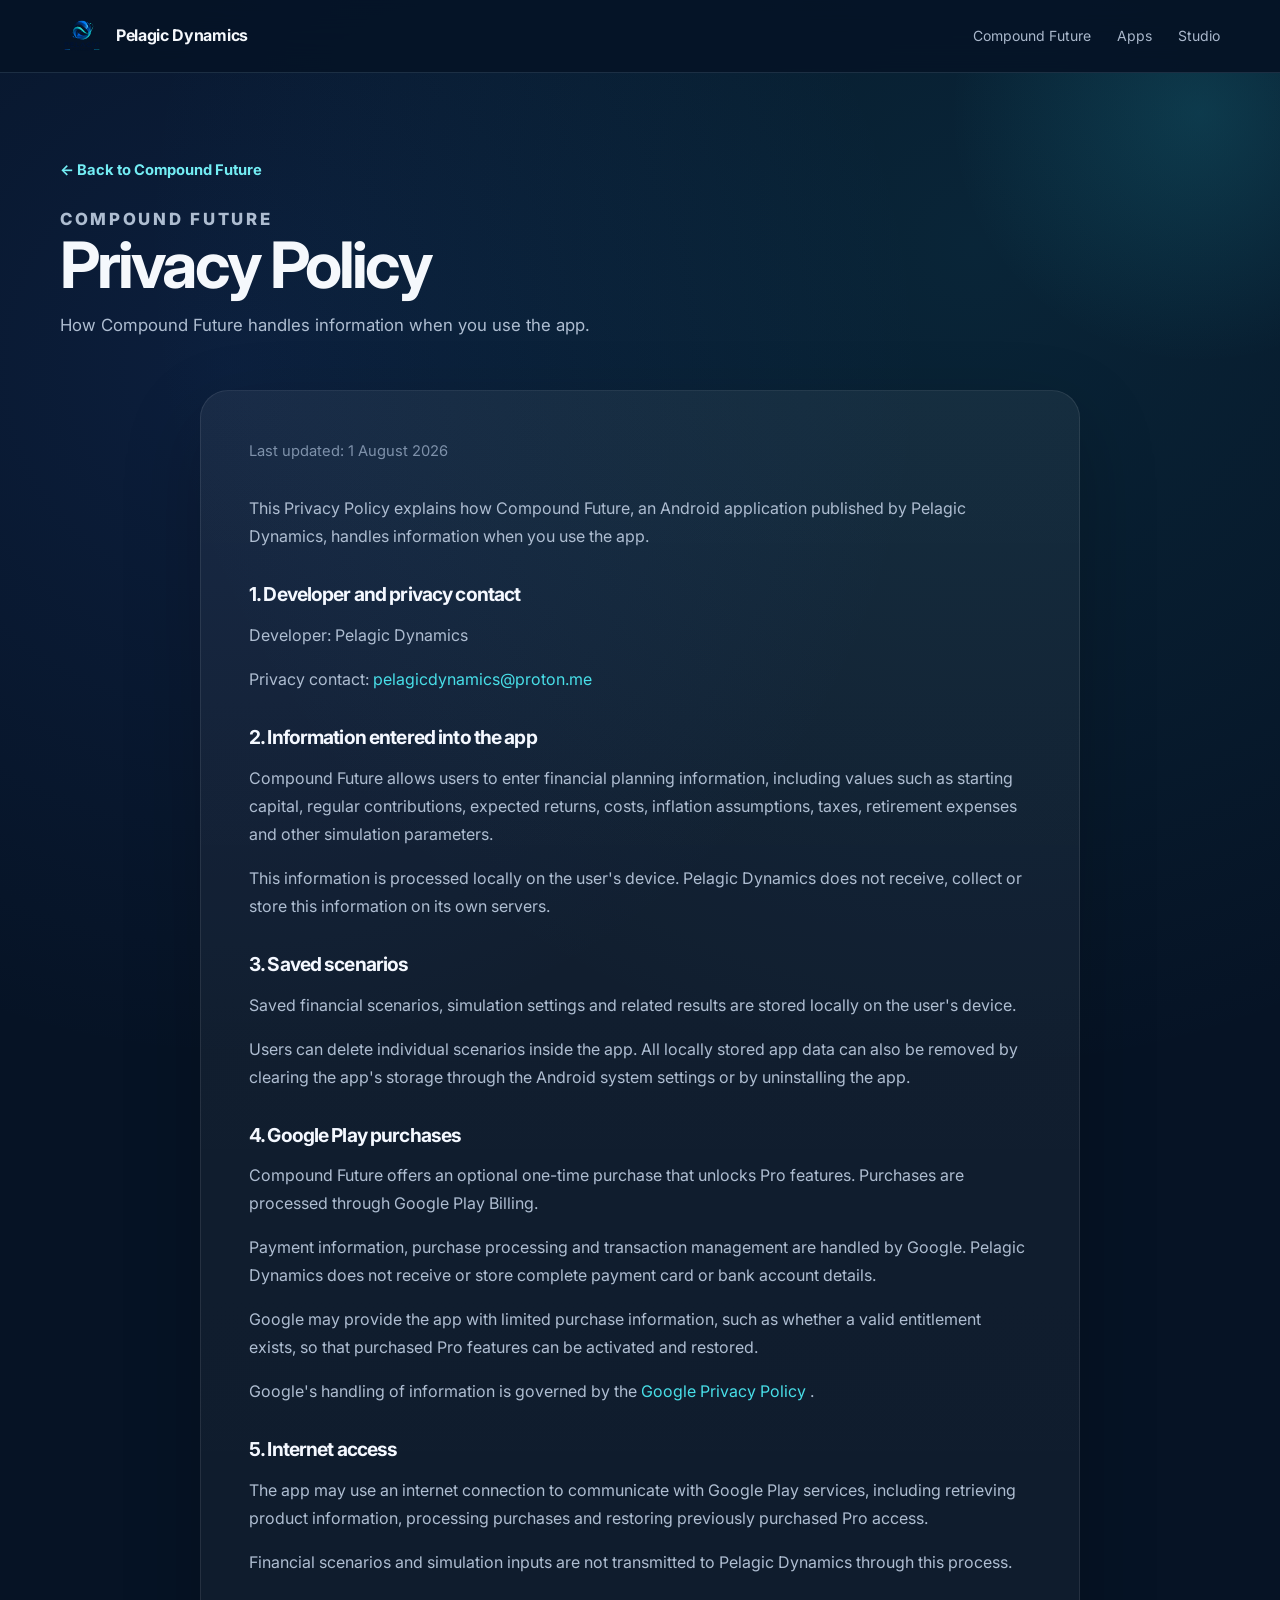
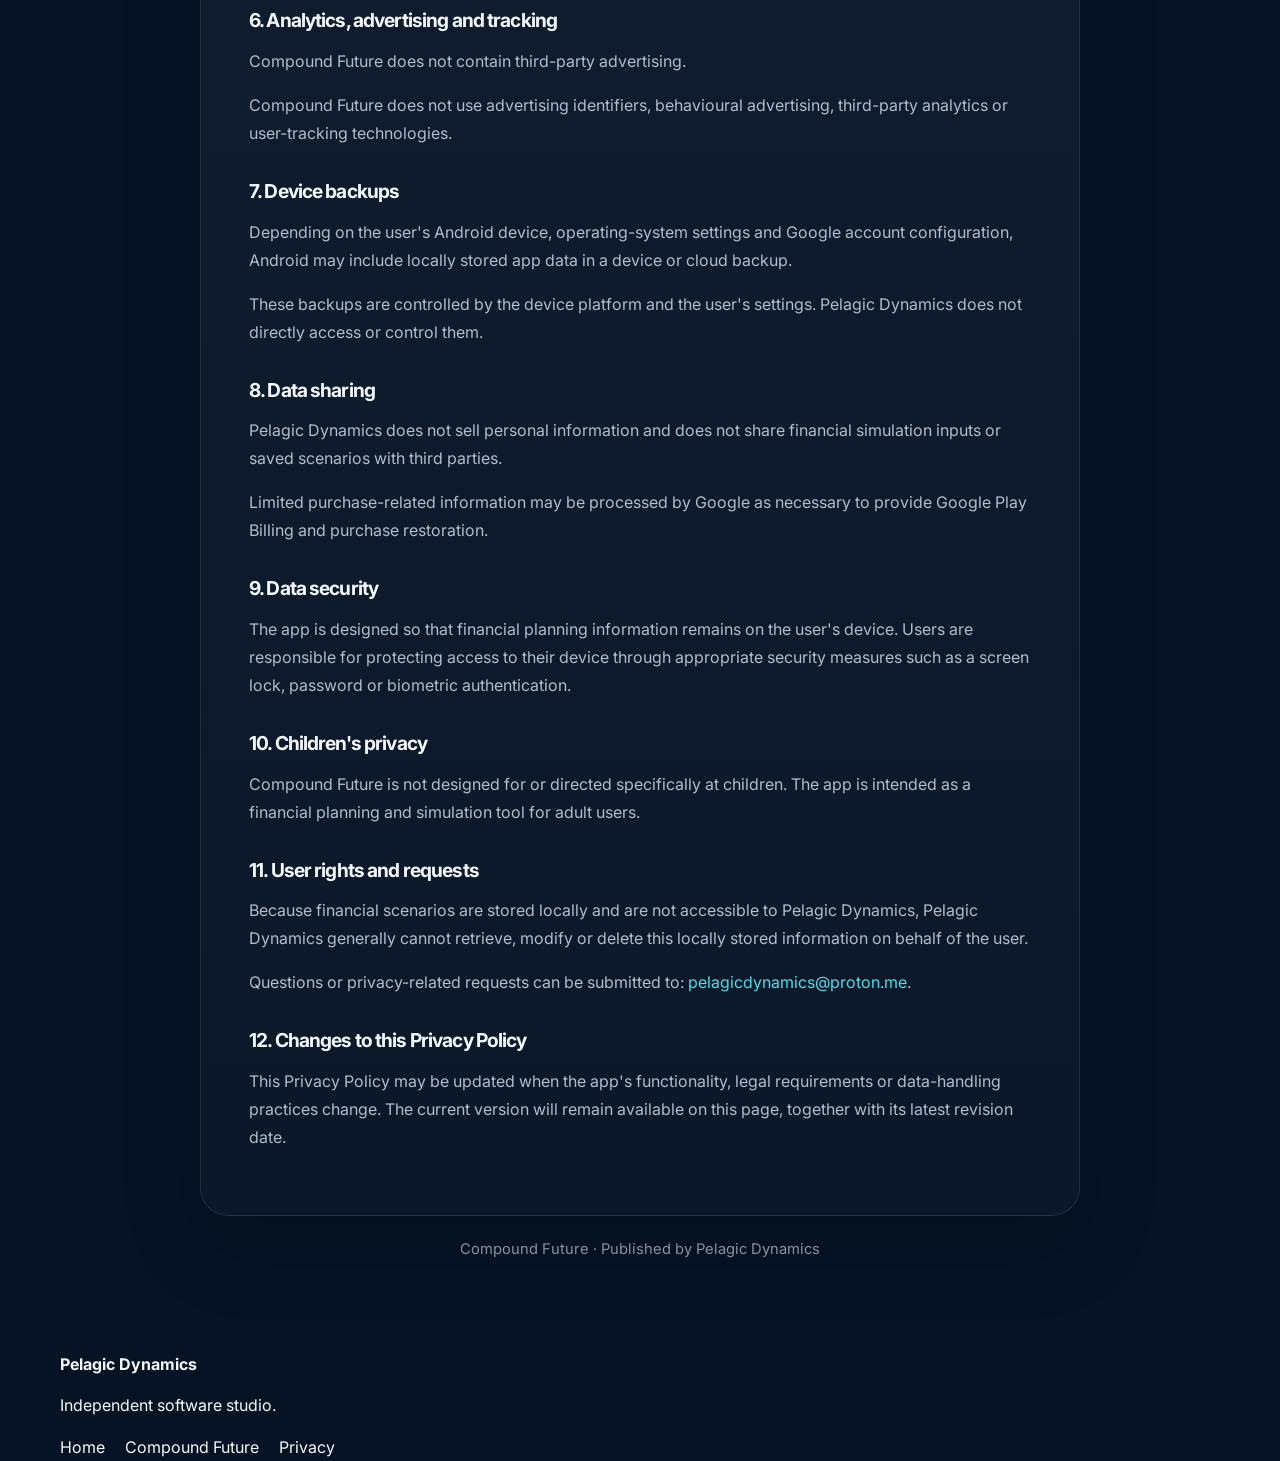
<file: compound-future/privacy/index.html>
<!doctype html>
<html lang="en">
<head>
  <meta charset="utf-8">
  <meta name="viewport" content="width=device-width, initial-scale=1">
  <meta name="description" content="Privacy Policy for the Compound Future Android application.">
  <meta name="theme-color" content="#07182f">
  <title>Privacy Policy — Compound Future</title>

  <link rel="icon" type="image/png" href="../../assets/images/compound-future-icon.png">
  <link rel="preconnect" href="https://fonts.googleapis.com">
  <link rel="preconnect" href="https://fonts.gstatic.com" crossorigin>
  <link href="https://fonts.googleapis.com/css2?family=Inter:wght@400;500;600;700;800&display=swap" rel="stylesheet">
  <link rel="stylesheet" href="../../assets/styles.css">

  <style>
    .privacy-hero {
      padding: 84px 0 34px;
      position: relative;
      overflow: hidden;
    }

    .privacy-hero::before {
      content: "";
      position: absolute;
      width: 520px;
      height: 520px;
      border-radius: 50%;
      right: -180px;
      top: -220px;
      background: radial-gradient(circle, rgba(45, 221, 236, .14), transparent 68%);
      pointer-events: none;
    }

    .privacy-breadcrumb {
      display: inline-flex;
      align-items: center;
      gap: 8px;
      color: #73edf4;
      font-weight: 700;
      font-size: .92rem;
      margin-bottom: 22px;
    }

    .privacy-heading {
      max-width: 760px;
    }

    .privacy-heading h1 {
      margin: 0 0 14px;
      font-size: clamp(2.5rem, 5vw, 4.5rem);
      line-height: 1;
      letter-spacing: -.045em;
    }

    .privacy-heading p {
      margin: 0;
      color: #aebdd1;
      font-size: 1.05rem;
      line-height: 1.7;
    }

    .privacy-section {
      padding: 16px 0 90px;
    }

    .privacy-card {
      max-width: 880px;
      margin: 0 auto;
      padding: clamp(26px, 5vw, 48px);
      border-radius: 28px;
      background:
        linear-gradient(180deg, rgba(255,255,255,.055), rgba(255,255,255,.025));
      border: 1px solid rgba(255,255,255,.09);
      box-shadow: 0 28px 80px rgba(0,0,0,.2);
    }

    .privacy-card h1 {
      display: none;
    }

    .privacy-card .updated {
      margin: 0 0 30px;
      color: #7e91aa;
      font-size: .92rem;
    }

    .privacy-card h2 {
      margin: 34px 0 12px;
      font-size: 1.2rem;
      color: #f4f8ff;
    }

    .privacy-card p,
    .privacy-card li {
      color: #aebdd1;
      line-height: 1.75;
    }

    .privacy-card a {
      color: #48dfe8;
      text-decoration: none;
    }

    .privacy-card a:hover {
      text-decoration: underline;
    }

    .privacy-footer-note {
      max-width: 880px;
      margin: 22px auto 0;
      color: #8293aa;
      font-size: .92rem;
      text-align: center;
    }

    @media (max-width: 720px) {
      .privacy-hero {
        padding-top: 58px;
      }
      .privacy-section {
        padding-bottom: 64px;
      }
    }
  </style>
</head>

<body>
  <header class="site-header">
    <div class="container nav-wrap">
      <a class="brand" href="../../" aria-label="Pelagic Dynamics home">
        <img src="../../assets/images/pelagic-logo.png" alt="Pelagic Dynamics logo">
        <span>Pelagic Dynamics</span>
      </a>
      <nav class="nav" aria-label="Primary navigation">
        <a href="../">Compound Future</a>
        <a href="../../#products">Apps</a>
        <a href="../../#studio">Studio</a>
      </nav>
    </div>
  </header>

  <main>
    <section class="privacy-hero">
      <div class="container">
        <a class="privacy-breadcrumb" href="../">← Back to Compound Future</a>
        <div class="privacy-heading">
          <p class="eyebrow">COMPOUND FUTURE</p>
          <h1>Privacy Policy</h1>
          <p>How Compound Future handles information when you use the app.</p>
        </div>
      </div>
    </section>

    <section class="privacy-section">
      <div class="container">
        <article class="privacy-card">
          <h1>Privacy Policy for Compound Future</h1>

    <p class="updated">
        Last updated: 1 August 2026
    </p>

    <p>
        This Privacy Policy explains how Compound Future, an Android application
        published by Pelagic Dynamics, handles information when you use the app.
    </p>

    <h2>1. Developer and privacy contact</h2>

    <p>
        Developer: Pelagic Dynamics
    </p>

    <p>
        Privacy contact:
        <a href="mailto:pelagicdynamics@proton.me">pelagicdynamics@proton.me</a>
    </p>

    <h2>2. Information entered into the app</h2>

    <p>
        Compound Future allows users to enter financial planning information,
        including values such as starting capital, regular contributions,
        expected returns, costs, inflation assumptions, taxes, retirement
        expenses and other simulation parameters.
    </p>

    <p>
        This information is processed locally on the user's device. Pelagic
        Dynamics does not receive, collect or store this information on its own
        servers.
    </p>

    <h2>3. Saved scenarios</h2>

    <p>
        Saved financial scenarios, simulation settings and related results are
        stored locally on the user's device.
    </p>

    <p>
        Users can delete individual scenarios inside the app. All locally stored
        app data can also be removed by clearing the app's storage through the
        Android system settings or by uninstalling the app.
    </p>

    <h2>4. Google Play purchases</h2>

    <p>
        Compound Future offers an optional one-time purchase that unlocks Pro
        features. Purchases are processed through Google Play Billing.
    </p>

    <p>
        Payment information, purchase processing and transaction management are
        handled by Google. Pelagic Dynamics does not receive or store complete
        payment card or bank account details.
    </p>

    <p>
        Google may provide the app with limited purchase information, such as
        whether a valid entitlement exists, so that purchased Pro features can
        be activated and restored.
    </p>

    <p>
        Google's handling of information is governed by the
        <a href="https://policies.google.com/privacy"
           target="_blank"
           rel="noopener noreferrer">
            Google Privacy Policy
        </a>.
    </p>

    <h2>5. Internet access</h2>

    <p>
        The app may use an internet connection to communicate with Google Play
        services, including retrieving product information, processing purchases
        and restoring previously purchased Pro access.
    </p>

    <p>
        Financial scenarios and simulation inputs are not transmitted to
        Pelagic Dynamics through this process.
    </p>

    <h2>6. Analytics, advertising and tracking</h2>

    <p>
        Compound Future does not contain third-party advertising.
    </p>

    <p>
        Compound Future does not use advertising identifiers, behavioural
        advertising, third-party analytics or user-tracking technologies.
    </p>

    <h2>7. Device backups</h2>

    <p>
        Depending on the user's Android device, operating-system settings and
        Google account configuration, Android may include locally stored app
        data in a device or cloud backup.
    </p>

    <p>
        These backups are controlled by the device platform and the user's
        settings. Pelagic Dynamics does not directly access or control them.
    </p>

    <h2>8. Data sharing</h2>

    <p>
        Pelagic Dynamics does not sell personal information and does not share
        financial simulation inputs or saved scenarios with third parties.
    </p>

    <p>
        Limited purchase-related information may be processed by Google as
        necessary to provide Google Play Billing and purchase restoration.
    </p>

    <h2>9. Data security</h2>

    <p>
        The app is designed so that financial planning information remains on
        the user's device. Users are responsible for protecting access to their
        device through appropriate security measures such as a screen lock,
        password or biometric authentication.
    </p>

    <h2>10. Children's privacy</h2>

    <p>
        Compound Future is not designed for or directed specifically at
        children. The app is intended as a financial planning and simulation
        tool for adult users.
    </p>

    <h2>11. User rights and requests</h2>

    <p>
        Because financial scenarios are stored locally and are not accessible
        to Pelagic Dynamics, Pelagic Dynamics generally cannot retrieve, modify
        or delete this locally stored information on behalf of the user.
    </p>

    <p>
        Questions or privacy-related requests can be submitted to:
        <a href="mailto:pelagicdynamics@proton.me">pelagicdynamics@proton.me</a>.
    </p>

    <h2>12. Changes to this Privacy Policy</h2>

    <p>
        This Privacy Policy may be updated when the app's functionality, legal
        requirements or data-handling practices change. The current version
        will remain available on this page, together with its latest revision
        date.
    </p>
        </article>
        <p class="privacy-footer-note">Compound Future · Published by Pelagic Dynamics</p>
      </div>
    </section>
  </main>

  <footer class="site-footer">
    <div class="container footer-grid">
      <div>
        <strong>Pelagic Dynamics</strong>
        <p>Independent software studio.</p>
      </div>
      <div class="footer-links">
        <a href="../../">Home</a>
        <a href="../">Compound Future</a>
        <a href="./">Privacy</a>
      </div>
    </div>
  </footer>
</body>
</html>
</file>
<file: assets/styles.css>
:root {
  --bg: #061325;
  --bg-soft: #0a1b32;
  --surface: rgba(14, 33, 58, .72);
  --surface-strong: #102744;
  --text: #f5f8fc;
  --muted: #aab8cc;
  --line: rgba(151, 184, 218, .16);
  --cyan: #39e4df;
  --blue: #4b8cff;
  --blue-deep: #165bc6;
  --shadow: 0 28px 90px rgba(0, 0, 0, .28);
}

* { box-sizing: border-box; }
html { scroll-behavior: smooth; }
body {
  margin: 0;
  font-family: Inter, system-ui, -apple-system, BlinkMacSystemFont, "Segoe UI", sans-serif;
  color: var(--text);
  background:
    radial-gradient(circle at 76% 8%, rgba(34, 184, 209, .11), transparent 28%),
    radial-gradient(circle at 18% 12%, rgba(54, 113, 230, .12), transparent 24%),
    var(--bg);
  line-height: 1.6;
}
img { max-width: 100%; display: block; }
a { color: inherit; text-decoration: none; }

.container { width: min(1160px, calc(100% - 40px)); margin: 0 auto; }

.site-header {
  position: sticky; top: 0; z-index: 50;
  backdrop-filter: blur(18px);
  background: rgba(6, 19, 37, .82);
  border-bottom: 1px solid var(--line);
}
.nav-wrap { min-height: 72px; display: flex; align-items: center; justify-content: space-between; gap: 28px; }
.brand { display: inline-flex; align-items: center; gap: 12px; font-weight: 700; letter-spacing: -.02em; }
.brand img { width: 44px; height: 44px; object-fit: contain; }
.nav { display: flex; gap: 26px; font-size: 14px; color: var(--muted); }
.nav a:hover { color: var(--text); }

.hero { position: relative; overflow: hidden; padding: 108px 0 92px; }
.hero-grid { display: grid; grid-template-columns: 1.1fr .9fr; align-items: center; gap: 68px; }
.hero-copy { max-width: 720px; }
.eyebrow { margin: 0 0 14px; color: var(--cyan); font-size: 12px; font-weight: 800; letter-spacing: .16em; }
h1, h2, h3 { margin: 0; line-height: 1.08; letter-spacing: -.045em; }
h1 { font-size: clamp(48px, 7vw, 82px); max-width: 850px; }
h2 { font-size: clamp(34px, 4.7vw, 54px); }
h3 { font-size: clamp(28px, 3.6vw, 42px); }
.hero-lead { margin: 28px 0 0; color: var(--muted); font-size: clamp(18px, 2vw, 22px); max-width: 680px; }
.hero-actions { display: flex; flex-wrap: wrap; gap: 14px; margin-top: 36px; }
.button { display: inline-flex; align-items: center; justify-content: center; min-height: 48px; padding: 0 20px; border-radius: 14px; font-weight: 700; font-size: 14px; transition: transform .18s ease, border-color .18s ease, background .18s ease; }
.button:hover { transform: translateY(-2px); }
.button-primary { color: #051423; background: linear-gradient(135deg, var(--cyan), #6bf2e6); box-shadow: 0 12px 34px rgba(57, 228, 223, .16); }
.button-secondary { border: 1px solid rgba(178, 205, 233, .25); background: rgba(255,255,255,.035); }
.hero-mark { position: relative; display: grid; place-items: center; min-height: 430px; }
.hero-mark img { position: relative; z-index: 2; width: min(420px, 88%); filter: drop-shadow(0 28px 45px rgba(0,0,0,.22)); }
.hero-mark-ring { position: absolute; width: 360px; height: 360px; border-radius: 50%; border: 1px solid rgba(57,228,223,.24); box-shadow: inset 0 0 70px rgba(51, 174, 215, .10), 0 0 70px rgba(51,174,215,.08); }
.hero-glow { position: absolute; border-radius: 50%; filter: blur(85px); opacity: .22; pointer-events: none; }
.hero-glow-one { width: 360px; height: 360px; background: #008ecf; right: 7%; top: 18%; }
.hero-glow-two { width: 260px; height: 260px; background: #1ee6d0; left: 4%; bottom: -10%; opacity: .10; }

.section { padding: 94px 0; }
.section-heading { max-width: 760px; margin-bottom: 42px; }
.section-heading > p:last-child { color: var(--muted); margin: 18px 0 0; font-size: 18px; }
.section-heading.compact { margin-bottom: 34px; }

.product-card {
  display: grid; grid-template-columns: 1.05fr .95fr; gap: 30px;
  background: linear-gradient(150deg, rgba(19, 47, 81, .88), rgba(9, 28, 52, .90));
  border: 1px solid var(--line); border-radius: 30px; padding: 38px; box-shadow: var(--shadow); overflow: hidden;
}
.product-copy { padding: 6px; }
.product-title-row { display: flex; align-items: center; gap: 18px; }
.app-icon { width: 82px; height: 82px; border-radius: 22px; box-shadow: 0 14px 32px rgba(0,0,0,.28); }
.product-kicker { margin: 0 0 6px; color: var(--cyan); font-size: 11px; font-weight: 800; letter-spacing: .14em; }
.product-intro { color: var(--muted); font-size: 18px; margin: 24px 0 28px; }
.feature-grid { display: grid; gap: 18px; }
.feature-item { display: grid; grid-template-columns: 12px 1fr; gap: 12px; align-items: start; }
.feature-dot { width: 8px; height: 8px; border-radius: 50%; margin-top: 8px; background: linear-gradient(135deg, var(--blue), var(--cyan)); box-shadow: 0 0 16px rgba(57,228,223,.4); }
.feature-item strong { display: block; font-size: 15px; }
.feature-item p { margin: 4px 0 0; color: var(--muted); font-size: 14px; }
.trust-row { display: flex; flex-wrap: wrap; gap: 9px; margin-top: 28px; }
.trust-row span { padding: 8px 11px; border: 1px solid var(--line); border-radius: 999px; color: #c7d3e2; font-size: 12px; background: rgba(255,255,255,.025); }
.product-actions { display: flex; flex-wrap: wrap; gap: 18px; align-items: center; margin-top: 28px; }
.text-link { color: #c8d7e8; font-size: 14px; font-weight: 600; }
.text-link:hover { color: var(--cyan); }
.product-visual { display: flex; align-items: flex-end; justify-content: center; padding: 10px 0 0; }
.product-visual img { width: min(390px, 100%); border-radius: 30px 30px 0 0; box-shadow: 0 26px 70px rgba(0,0,0,.28); }

.showcase { background: rgba(255,255,255,.018); border-top: 1px solid var(--line); border-bottom: 1px solid var(--line); }
.screenshots { display: grid; grid-template-columns: repeat(4, 1fr); gap: 18px; align-items: start; }
.screenshots figure { margin: 0; }
.screenshots img { width: 100%; border-radius: 22px; border: 1px solid var(--line); box-shadow: 0 20px 54px rgba(0,0,0,.23); }
.screenshots figcaption { margin-top: 12px; color: var(--muted); font-size: 13px; text-align: center; }

.studio-grid { display: grid; grid-template-columns: .9fr 1.1fr; gap: 70px; align-items: start; }
.studio-copy { font-size: 20px; color: var(--muted); }
.studio-copy p { margin-top: 0; }

.contact { padding-top: 34px; }
.contact-card { display: flex; justify-content: space-between; align-items: center; gap: 30px; padding: 36px; border-radius: 26px; background: linear-gradient(135deg, rgba(26, 69, 112, .56), rgba(15, 40, 70, .7)); border: 1px solid var(--line); }
.contact-card p:not(.eyebrow) { color: var(--muted); margin-bottom: 0; }

.footer { margin-top: 80px; border-top: 1px solid var(--line); padding: 28px 0 38px; color: var(--muted); font-size: 13px; }
.footer-wrap { display: flex; justify-content: space-between; align-items: center; gap: 24px; }
.footer-brand { display: flex; align-items: center; gap: 12px; }
.footer-brand img { width: 34px; height: 34px; object-fit: contain; }
.footer-links { display: flex; gap: 20px; }
.footer-links a:hover { color: var(--text); }

@media (max-width: 920px) {
  .hero-grid, .product-card, .studio-grid { grid-template-columns: 1fr; }
  .hero { padding-top: 78px; }
  .hero-mark { min-height: 300px; }
  .hero-mark img { width: 300px; }
  .hero-mark-ring { width: 260px; height: 260px; }
  .product-visual { max-height: 620px; overflow: hidden; }
  .screenshots { grid-template-columns: repeat(2, 1fr); }
}

@media (max-width: 680px) {
  .container { width: min(100% - 28px, 1160px); }
  .nav { display: none; }
  .brand span { font-size: 15px; }
  .hero { padding: 64px 0 58px; }
  .hero-grid { gap: 30px; }
  .hero-mark { min-height: 240px; }
  .hero-mark img { width: 240px; }
  .hero-mark-ring { width: 205px; height: 205px; }
  .section { padding: 66px 0; }
  .product-card { padding: 22px; border-radius: 24px; }
  .product-title-row { align-items: flex-start; }
  .app-icon { width: 66px; height: 66px; border-radius: 18px; }
  .screenshots { grid-template-columns: 1fr 1fr; gap: 12px; }
  .screenshots img { border-radius: 15px; }
  .contact-card, .footer-wrap { flex-direction: column; align-items: flex-start; }
  .footer-links { flex-wrap: wrap; }
}

/* Compound Future product page */
.cf-hero { position: relative; overflow: hidden; padding: 88px 0 82px; }
.cf-hero-grid { display: grid; grid-template-columns: 1.02fr .98fr; gap: 76px; align-items: center; }
.cf-hero-copy { position: relative; z-index: 2; }
.cf-app-heading { display: flex; gap: 20px; align-items: center; }
.cf-app-heading img { width: 86px; height: 86px; border-radius: 23px; box-shadow: 0 18px 44px rgba(0,0,0,.28); }
.cf-app-heading h1 { font-size: clamp(48px, 6vw, 76px); }
.cf-tagline { margin: 30px 0 0; font-size: clamp(25px, 3vw, 36px); font-weight: 700; letter-spacing: -.035em; color: #dce9f7; }
.cf-trust-row { margin-top: 25px; }
.cf-hero-visual { position: relative; display: flex; justify-content: center; align-items: flex-end; min-height: 650px; }
.cf-hero-visual img { position: relative; z-index: 2; width: min(430px, 100%); border-radius: 34px; box-shadow: 0 32px 90px rgba(0,0,0,.38); }
.cf-phone-glow { position: absolute; width: 430px; height: 430px; border-radius: 50%; background: rgba(57,228,223,.14); filter: blur(75px); }
.cf-overview { border-top: 1px solid var(--line); background: rgba(255,255,255,.014); }
.cf-value-grid { display: grid; grid-template-columns: repeat(3, 1fr); gap: 18px; }
.cf-value-card { padding: 28px; border-radius: 22px; border: 1px solid var(--line); background: rgba(255,255,255,.025); }
.cf-value-card .cf-number { color: var(--cyan); font-size: 11px; font-weight: 800; letter-spacing: .16em; }
.cf-value-card h3 { margin-top: 17px; font-size: 27px; }
.cf-value-card p { color: var(--muted); margin-bottom: 0; }
.cf-feature-section { border-top: 1px solid var(--line); }
.cf-feature-alt { background: rgba(255,255,255,.018); }
.cf-feature-row { display: grid; grid-template-columns: .92fr 1.08fr; gap: 80px; align-items: center; }
.cf-feature-row-reverse .cf-feature-copy { order: 2; }
.cf-feature-row-reverse .cf-feature-image { order: 1; }
.cf-feature-copy > p:not(.eyebrow) { color: var(--muted); font-size: 18px; max-width: 620px; }
.cf-list { list-style: none; margin: 28px 0 0; padding: 0; display: grid; gap: 13px; color: #d6e1ef; }
.cf-list li { position: relative; padding-left: 24px; }
.cf-list li::before { content: ""; position: absolute; left: 0; top: .62em; width: 8px; height: 8px; border-radius: 50%; background: linear-gradient(135deg, var(--blue), var(--cyan)); box-shadow: 0 0 14px rgba(57,228,223,.3); }
.cf-feature-image { display: flex; justify-content: center; }
.cf-feature-image img { width: min(430px, 100%); border-radius: 28px; border: 1px solid var(--line); box-shadow: 0 25px 70px rgba(0,0,0,.28); }
.cf-pro { background: radial-gradient(circle at 75% 38%, rgba(57,228,223,.09), transparent 30%); }
.cf-pro-card { display: grid; grid-template-columns: 1.05fr .95fr; gap: 42px; padding: 44px; border-radius: 30px; border: 1px solid rgba(57,228,223,.18); background: linear-gradient(145deg, rgba(18,49,82,.92), rgba(8,27,50,.94)); box-shadow: var(--shadow); overflow: hidden; }
.cf-pro-copy > p:not(.eyebrow) { color: var(--muted); font-size: 18px; }
.cf-pro-features { display: grid; grid-template-columns: 1fr 1fr; gap: 14px; margin: 30px 0; }
.cf-pro-features > div { padding: 17px; border: 1px solid var(--line); border-radius: 16px; background: rgba(255,255,255,.025); }
.cf-pro-features strong { display: block; font-size: 14px; }
.cf-pro-features span { display: block; margin-top: 6px; color: var(--muted); font-size: 13px; }
.cf-pro-visual { display: flex; align-items: flex-end; justify-content: center; max-height: 660px; overflow: hidden; }
.cf-pro-visual img { width: min(390px, 100%); border-radius: 26px 26px 0 0; box-shadow: 0 25px 70px rgba(0,0,0,.28); }
.cf-privacy { border-top: 1px solid var(--line); border-bottom: 1px solid var(--line); background: rgba(255,255,255,.018); }
.cf-privacy-grid { display: grid; grid-template-columns: .9fr 1.1fr; gap: 70px; }
.cf-privacy-copy { color: var(--muted); font-size: 18px; }
.cf-disclaimer { padding-top: 70px; padding-bottom: 40px; }
.cf-disclaimer-card { padding: 34px; border-radius: 24px; border: 1px solid var(--line); background: rgba(255,255,255,.022); }
.cf-disclaimer-card h2 { font-size: clamp(30px, 4vw, 44px); }
.cf-disclaimer-card > p:last-child { margin-bottom: 0; max-width: 900px; color: var(--muted); }
.cf-final-cta { padding-top: 34px; }

@media (max-width: 920px) {
  .cf-hero-grid, .cf-feature-row, .cf-pro-card, .cf-privacy-grid { grid-template-columns: 1fr; }
  .cf-hero-visual { min-height: 520px; }
  .cf-feature-row-reverse .cf-feature-copy, .cf-feature-row-reverse .cf-feature-image { order: initial; }
  .cf-feature-row { gap: 42px; }
  .cf-value-grid { grid-template-columns: 1fr; }
}

@media (max-width: 680px) {
  .cf-hero { padding: 58px 0 60px; }
  .cf-app-heading { align-items: flex-start; }
  .cf-app-heading img { width: 66px; height: 66px; border-radius: 18px; }
  .cf-hero-visual { min-height: 430px; }
  .cf-pro-card { padding: 23px; border-radius: 24px; }
  .cf-pro-features { grid-template-columns: 1fr; }
  .cf-value-card { padding: 23px; }
  .cf-disclaimer-card { padding: 24px; }
}

/* 2026-09 refresh: updated Compound Future screenshots while keeping Pelagic Dynamics as the primary studio brand */
.screenshots-six { grid-template-columns: repeat(3, 1fr); gap: 22px; }
.screenshots-six img { aspect-ratio: 9 / 16; object-fit: cover; object-position: top; }
.cf-gallery-section { border-top: 1px solid var(--line); background: rgba(255,255,255,.012); }
.cf-feature-stack { position: relative; min-height: 640px; align-items: center; }
.cf-feature-stack img { position: absolute; width: min(350px, 78%); }
.cf-feature-stack img:first-child { transform: translate(-15%, -2%) rotate(-2deg); z-index: 1; }
.cf-feature-stack img:last-child { transform: translate(15%, 5%) rotate(2deg); z-index: 2; }

@media (max-width: 920px) {
  .screenshots-six { grid-template-columns: repeat(2, 1fr); }
  .cf-feature-stack { min-height: 560px; }
}

@media (max-width: 680px) {
  .screenshots-six { grid-template-columns: 1fr 1fr; gap: 12px; }
  .cf-feature-stack { min-height: 440px; }
  .cf-feature-stack img { width: min(270px, 78%); }
}
</file>
